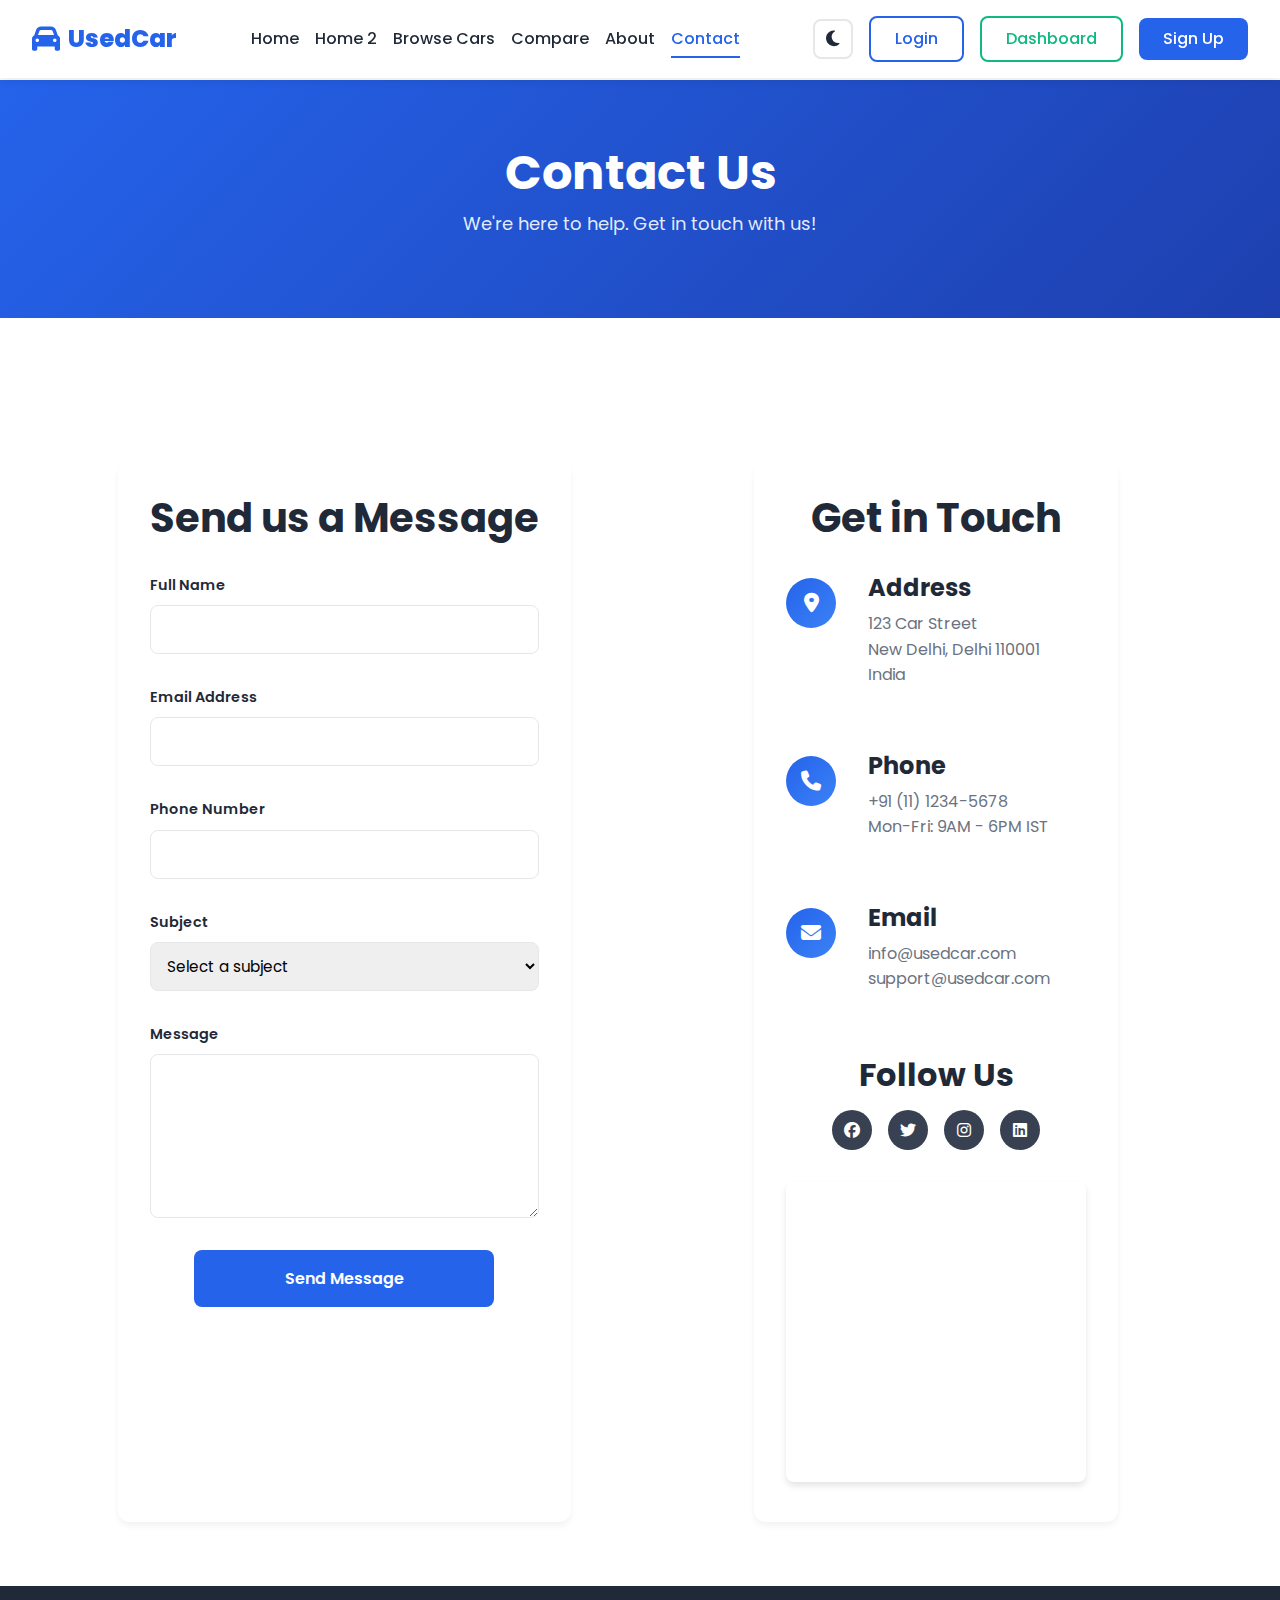
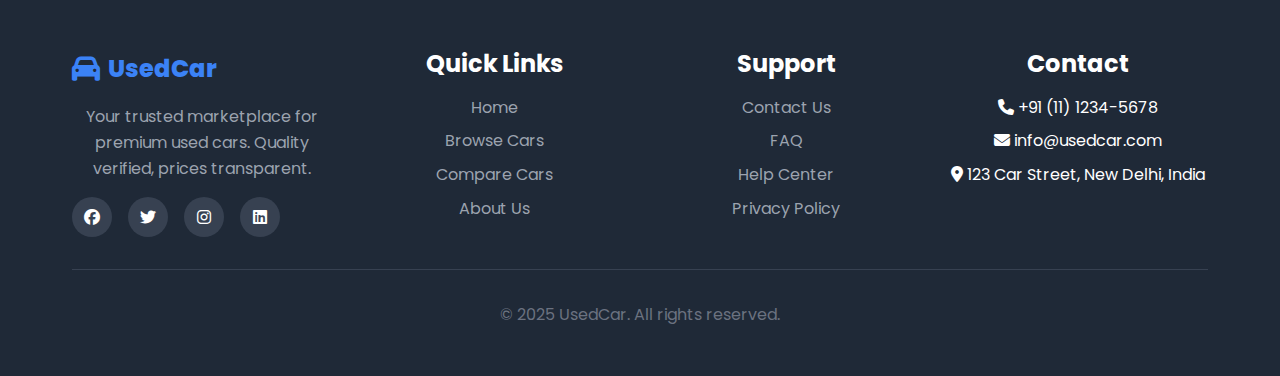
<file: contact.html>
<!DOCTYPE html>
<html lang="en">
<head>
    <meta charset="UTF-8">
    <meta name="viewport" content="width=device-width, initial-scale=1.0">
    <link rel="icon" type="image/svg+xml" href="favicon.svg">
    <title>Contact Us - UsedCar</title>
    <link rel="stylesheet" href="css/styles.css">
    <link rel="stylesheet" href="https://cdnjs.cloudflare.com/ajax/libs/font-awesome/6.4.0/css/all.min.css">
    <link rel="preconnect" href="https://fonts.googleapis.com">
    <link rel="preconnect" href="https://fonts.gstatic.com" crossorigin>
    <link href="https://fonts.googleapis.com/css2?family=Poppins:wght@300;400;500;600;700;800&display=swap" rel="stylesheet">
</head>
<body>
    <!-- Navigation -->
    <nav class="navbar" id="navbar">
        <div class="nav-container">
            <div class="nav-logo">
                <a href="index.html">
                    <i class="fas fa-car"></i>
                    <span>UsedCar</span>
                </a>
            </div>
            <ul class="nav-menu" id="navMenu">
                <li><a href="index.html">Home</a></li>
                <li><a href="home2.html">Home 2</a></li>
                <li><a href="listing.html">Browse Cars</a></li>
                <li><a href="compare.html">Compare</a></li>
                <li><a href="about.html">About</a></li>
                <li><a href="contact.html" class="active">Contact</a></li>
                <li class="nav-mobile-auth"><a href="login.html" class="btn-login mobile-login">Login</a></li>
                <li class="nav-mobile-auth"><a href="dashboard.html" class="btn-dashboard mobile-dashboard">Dashboard</a></li>
                <li class="nav-mobile-auth"><a href="signup.html" class="btn-signup mobile-signup">Sign Up</a></li>
            </ul>
            <div class="nav-auth">
                <button type="button" class="dark-mode-toggle" id="darkModeToggle" title="Toggle Dark Mode">
                    <i class="fas fa-moon" id="darkModeIcon"></i>
                </button>
                <a href="login.html" class="btn-login">Login</a>
                <a href="dashboard.html" class="btn-dashboard">Dashboard</a>
                <a href="signup.html" class="btn-signup">Sign Up</a>
            </div>
            <div class="nav-toggle-wrapper">
                <button type="button" class="dark-mode-toggle-mobile" id="darkModeToggleMobile" title="Toggle Dark Mode">
                    <i class="fas fa-moon" id="darkModeIconMobile"></i>
                </button>
                <div class="nav-toggle" id="navToggle">
                    <span></span>
                    <span></span>
                    <span></span>
                </div>
            </div>
        </div>
    </nav>

    <!-- Page Header -->
    <section class="page-header">
        <div class="container">
            <h1>Contact Us</h1>
            <p>We're here to help. Get in touch with us!</p>
        </div>
    </section>

    <!-- Contact Section -->
    <section class="contact-section">
        <div class="container">
            <div class="contact-layout">
                <!-- Contact Form -->
                <div class="contact-form-wrapper">
                    <h2>Send us a Message</h2>
                    <form id="contactForm" class="contact-form">
                        <div class="form-group">
                            <label for="contactName">Full Name</label>
                            <input type="text" id="contactName" name="name" required>
                        </div>
                        <div class="form-group">
                            <label for="contactEmail">Email Address</label>
                            <input type="email" id="contactEmail" name="email" required>
                        </div>
                        <div class="form-group">
                            <label for="contactPhone">Phone Number</label>
                            <input type="tel" id="contactPhone" name="phone">
                        </div>
                        <div class="form-group">
                            <label for="contactSubject">Subject</label>
                            <select id="contactSubject" name="subject" required>
                                <option value="">Select a subject</option>
                                <option value="general">General Inquiry</option>
                                <option value="car">Car Listing</option>
                                <option value="support">Customer Support</option>
                                <option value="partnership">Partnership</option>
                            </select>
                        </div>
                        <div class="form-group">
                            <label for="contactMessage">Message</label>
                            <textarea id="contactMessage" name="message" rows="6" required></textarea>
                        </div>
                        <button type="submit" class="btn btn-primary btn-large">Send Message</button>
                    </form>
                </div>

                <!-- Contact Info -->
                <div class="contact-info-wrapper">
                    <h2>Get in Touch</h2>
                    <div class="contact-info">
                        <div class="contact-item">
                            <div class="contact-icon">
                                <i class="fas fa-map-marker-alt"></i>
                            </div>
                            <div class="contact-details">
                                <h4>Address</h4>
                                <p>123 Car Street<br>New Delhi, Delhi 110001<br>India</p>
                            </div>
                        </div>
                        <div class="contact-item">
                            <div class="contact-icon">
                                <i class="fas fa-phone"></i>
                            </div>
                            <div class="contact-details">
                                <h4>Phone</h4>
                                <p>+91 (11) 1234-5678<br>Mon-Fri: 9AM - 6PM IST</p>
                            </div>
                        </div>
                        <div class="contact-item">
                            <div class="contact-icon">
                                <i class="fas fa-envelope"></i>
                            </div>
                            <div class="contact-details">
                                <h4>Email</h4>
                                <p>info@usedcar.com<br>support@usedcar.com</p>
                            </div>
                        </div>
                    </div>

                    <div class="contact-social">
                        <h3>Follow Us</h3>
                        <div class="social-links">
                            <a href="#"><i class="fab fa-facebook"></i></a>
                            <a href="#"><i class="fab fa-twitter"></i></a>
                            <a href="#"><i class="fab fa-instagram"></i></a>
                            <a href="#"><i class="fab fa-linkedin"></i></a>
                        </div>
                    </div>

                    <div class="contact-map">
                        <iframe 
                            src="https://www.google.com/maps/embed?pb=!1m18!1m12!1m3!1d37494223.23935493!2d68.17664529847664!3d20.593684!2m3!1f0!2f0!3f0!3m2!1i1024!2i768!4f13.1!3m3!1m2!1s0x30635ff06b92b791%3A0xd78c4fa6cc389fb1!2sIndia!5e0!3m2!1sen!2sin!4v1234567890123!5m2!1sen!2sin" 
                            width="100%" 
                            height="300" 
                            style="border:0; border-radius: 8px;" 
                            allowfullscreen="" 
                            loading="lazy" 
                            referrerpolicy="no-referrer-when-downgrade"
                            title="India Map Location">
                        </iframe>
                    </div>
                </div>
            </div>
        </div>
    </section>

    <!-- Footer -->
    <footer class="footer">
        <div class="container">
            <div class="footer-grid">
                <div class="footer-col">
                    <div class="footer-logo">
                        <i class="fas fa-car"></i>
                        <span>UsedCar</span>
                    </div>
                    <p>Your trusted marketplace for premium used cars. Quality verified, prices transparent.</p>
                    <div class="social-links">
                        <a href="#"><i class="fab fa-facebook"></i></a>
                        <a href="#"><i class="fab fa-twitter"></i></a>
                        <a href="#"><i class="fab fa-instagram"></i></a>
                        <a href="#"><i class="fab fa-linkedin"></i></a>
                    </div>
                </div>
                <div class="footer-col">
                    <h4>Quick Links</h4>
                    <ul>
                        <li><a href="index.html">Home</a></li>
                        <li><a href="listing.html">Browse Cars</a></li>
                        <li><a href="compare.html">Compare Cars</a></li>
                        <li><a href="about.html">About Us</a></li>
                    </ul>
                </div>
                <div class="footer-col">
                    <h4>Support</h4>
                    <ul>
                        <li><a href="contact.html">Contact Us</a></li>
                        <li><a href="#">FAQ</a></li>
                        <li><a href="#">Help Center</a></li>
                        <li><a href="#">Privacy Policy</a></li>
                    </ul>
                </div>
                <div class="footer-col">
                    <h4>Contact</h4>
                    <ul>
                        <li><i class="fas fa-phone"></i> +91 (11) 1234-5678</li>
                        <li><i class="fas fa-envelope"></i> info@usedcar.com</li>
                        <li><i class="fas fa-map-marker-alt"></i> 123 Car Street, New Delhi, India</li>
                    </ul>
                </div>
            </div>
            <div class="footer-bottom">
                <p>&copy; 2025 UsedCar. All rights reserved.</p>
            </div>
        </div>
    </footer>

    <script src="https://code.jquery.com/jquery-3.6.0.min.js"></script>
    <script src="js/script.js"></script>
</body>
</html>
</file>
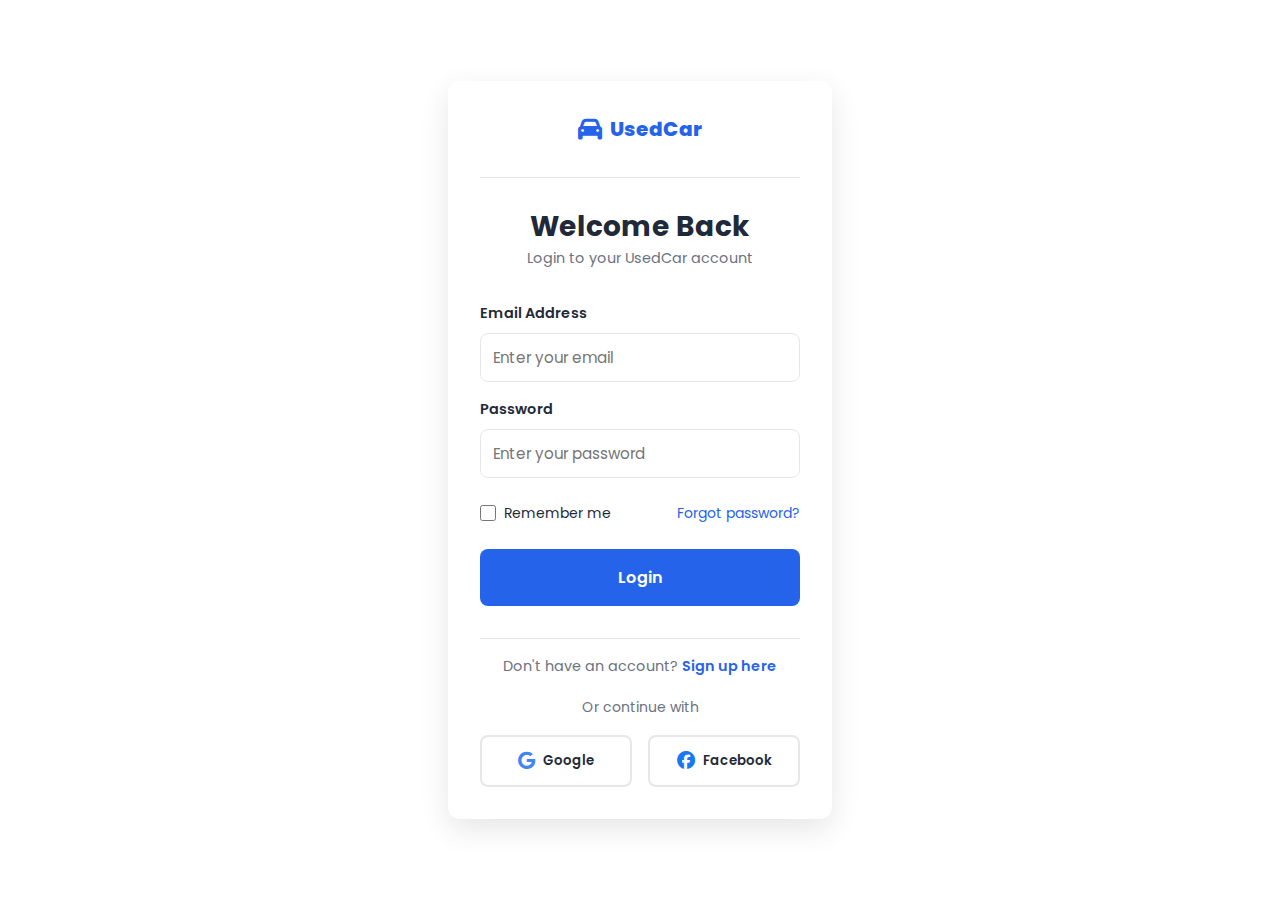
<file: login.html>
<!DOCTYPE html>
<html lang="en">
<head>
    <meta charset="UTF-8">
    <meta name="viewport" content="width=device-width, initial-scale=1.0">
    <link rel="icon" type="image/svg+xml" href="favicon.svg">
    <title>Login - UsedCar</title>
    <link rel="stylesheet" href="css/styles.css">
    <link rel="stylesheet" href="https://cdnjs.cloudflare.com/ajax/libs/font-awesome/6.4.0/css/all.min.css">
    <link rel="preconnect" href="https://fonts.googleapis.com">
    <link rel="preconnect" href="https://fonts.gstatic.com" crossorigin>
    <link href="https://fonts.googleapis.com/css2?family=Poppins:wght@300;400;500;600;700;800&display=swap" rel="stylesheet">
</head>
<body>
    <!-- Login Section -->
    <section class="auth-section">
        <div class="container">
            <div class="auth-wrapper">
                <div class="auth-card">
                    <div class="auth-logo-top">
                        <a href="index.html" class="auth-logo">
                            <i class="fas fa-car"></i>
                            <span>UsedCar</span>
                        </a>
                    </div>
                    <div class="auth-header">
                        <h2>Welcome Back</h2>
                        <p>Login to your UsedCar account</p>
                    </div>
                    <form id="loginForm" class="auth-form">
                        <div class="form-group">
                            <label for="loginEmail">Email Address</label>
                            <input type="email" id="loginEmail" name="email" placeholder="Enter your email" required>
                        </div>
                        <div class="form-group">
                            <label for="loginPassword">Password</label>
                            <input type="password" id="loginPassword" name="password" placeholder="Enter your password" required>
                        </div>
                        <div class="form-options">
                            <label class="checkbox-label">
                                <input type="checkbox" name="remember">
                                <span>Remember me</span>
                            </label>
                            <a href="#" class="forgot-link">Forgot password?</a>
                        </div>
                        <button type="submit" class="btn btn-primary btn-large btn-block">Login</button>
                    </form>
                    <div class="auth-footer">
                        <p>Don't have an account? <a href="signup.html">Sign up here</a></p>
                    </div>
                    <div class="auth-divider">
                        <span>Or continue with</span>
                    </div>
                    <div class="social-auth">
                        <button class="btn-social">
                            <i class="fab fa-google"></i> Google
                        </button>
                        <button class="btn-social">
                            <i class="fab fa-facebook"></i> Facebook
                        </button>
                    </div>
                </div>
            </div>
        </div>
    </section>


    <script src="https://code.jquery.com/jquery-3.6.0.min.js"></script>
    <script src="js/script.js"></script>
</body>
</html>
</file>
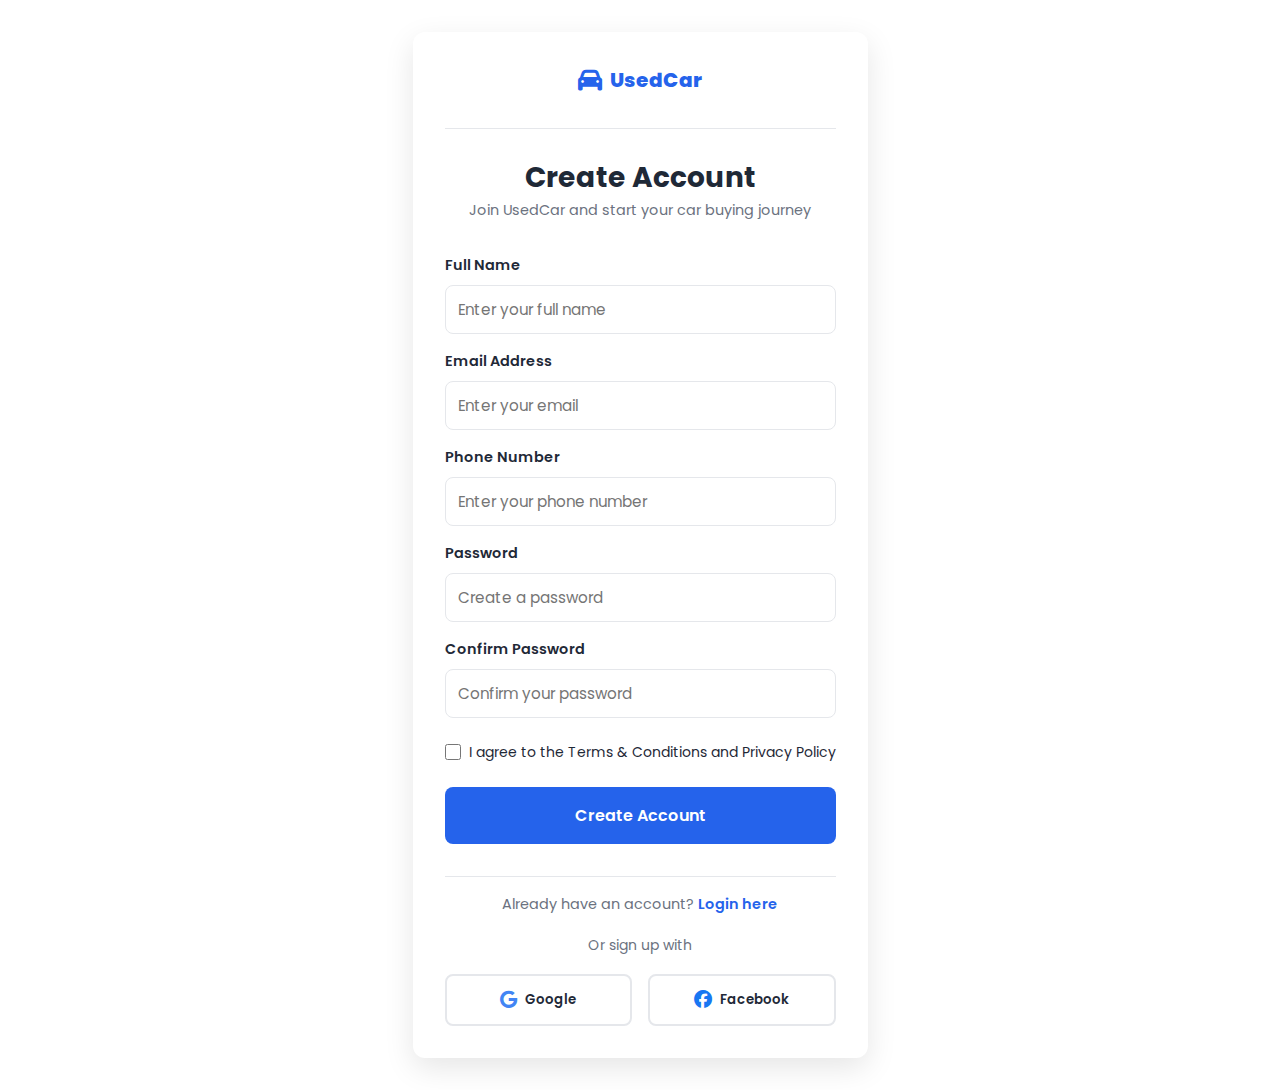
<file: signup.html>
<!DOCTYPE html>
<html lang="en">
<head>
    <meta charset="UTF-8">
    <meta name="viewport" content="width=device-width, initial-scale=1.0">
    <link rel="icon" type="image/svg+xml" href="favicon.svg">
    <title>Sign Up - UsedCar</title>
    <link rel="stylesheet" href="css/styles.css">
    <link rel="stylesheet" href="https://cdnjs.cloudflare.com/ajax/libs/font-awesome/6.4.0/css/all.min.css">
    <link rel="preconnect" href="https://fonts.googleapis.com">
    <link rel="preconnect" href="https://fonts.gstatic.com" crossorigin>
    <link href="https://fonts.googleapis.com/css2?family=Poppins:wght@300;400;500;600;700;800&display=swap" rel="stylesheet">
</head>
<body>
    <!-- Signup Section -->
    <section class="auth-section">
        <div class="container">
            <div class="auth-wrapper">
                <div class="auth-card">
                    <div class="auth-logo-top">
                        <a href="index.html" class="auth-logo">
                            <i class="fas fa-car"></i>
                            <span>UsedCar</span>
                        </a>
                    </div>
                    <div class="auth-header">
                        <h2>Create Account</h2>
                        <p>Join UsedCar and start your car buying journey</p>
                    </div>
                    <form id="signupForm" class="auth-form">
                        <div class="form-group">
                            <label for="signupName">Full Name</label>
                            <input type="text" id="signupName" name="name" placeholder="Enter your full name" required>
                        </div>
                        <div class="form-group">
                            <label for="signupEmail">Email Address</label>
                            <input type="email" id="signupEmail" name="email" placeholder="Enter your email" required>
                        </div>
                        <div class="form-group">
                            <label for="signupPhone">Phone Number</label>
                            <input type="tel" id="signupPhone" name="phone" placeholder="Enter your phone number" required>
                        </div>
                        <div class="form-group">
                            <label for="signupPassword">Password</label>
                            <input type="password" id="signupPassword" name="password" placeholder="Create a password" required>
                        </div>
                        <div class="form-group">
                            <label for="confirmPassword">Confirm Password</label>
                            <input type="password" id="confirmPassword" name="confirmPassword" placeholder="Confirm your password" required>
                        </div>
                        <div class="form-options">
                            <label class="checkbox-label">
                                <input type="checkbox" name="terms" required>
                                <span>I agree to the <a href="#">Terms & Conditions</a> and <a href="#">Privacy Policy</a></span>
                            </label>
                        </div>
                        <button type="submit" class="btn btn-primary btn-large btn-block">Create Account</button>
                    </form>
                    <div class="auth-footer">
                        <p>Already have an account? <a href="login.html">Login here</a></p>
                    </div>
                    <div class="auth-divider">
                        <span>Or sign up with</span>
                    </div>
                    <div class="social-auth">
                        <button class="btn-social">
                            <i class="fab fa-google"></i> Google
                        </button>
                        <button class="btn-social">
                            <i class="fab fa-facebook"></i> Facebook
                        </button>
                    </div>
                </div>
            </div>
        </div>
    </section>


    <script src="https://code.jquery.com/jquery-3.6.0.min.js"></script>
    <script src="js/script.js"></script>
</body>
</html>
</file>
<file: css/styles.css>
/* ============================================
   GLOBAL STYLES & RESET
   ============================================ */
* {
    margin: 0;
    padding: 0;
    box-sizing: border-box;
}

:root {
    /* Color Palette */
    --primary: #2563eb;
    --primary-dark: #1e40af;
    --primary-light: #3b82f6;
    --secondary: #10b981;
    --secondary-dark: #059669;
    --tertiary: #f59e0b;
    --tertiary-dark: #d97706;
    
    /* Neutral Colors */
    --dark: #1f2937;
    --dark-light: #374151;
    --gray: #6b7280;
    --gray-light: #9ca3af;
    --gray-lighter: #e5e7eb;
    --white: #ffffff;
    --bg-light: #f9fafb;
    
    /* Typography */
    --font-primary: 'Poppins', sans-serif;
    --font-size-base: 16px;
    
    /* Spacing */
    --spacing-xs: 0.5rem;
    --spacing-sm: 1rem;
    --spacing-md: 2rem;
    --spacing-lg: 3rem;
    --spacing-xl: 4rem;
    
    /* Transitions */
    --transition: all 0.3s ease;
}

body {
    font-family: var(--font-primary);
    font-size: var(--font-size-base);
    line-height: 1.6;
    color: var(--dark);
    background-color: var(--white);
    overflow-x: hidden;
}

.container {
    max-width: 1200px;
    margin: 0 auto;
    padding: 0 var(--spacing-md);
    text-align: center;
}

/* ============================================
   TYPOGRAPHY
   ============================================ */
h1, h2, h3, h4, h5, h6 {
    font-weight: 700;
    line-height: 1.2;
    margin-bottom: var(--spacing-sm);
}

h1 { font-size: 3rem; }
h2 { font-size: 2.5rem; }
h3 { font-size: 2rem; }
h4 { font-size: 1.5rem; }
h5 { font-size: 1.25rem; }
h6 { font-size: 1rem; }

p {
    margin-bottom: var(--spacing-sm);
    color: var(--gray);
}

a {
    text-decoration: none;
    color: inherit;
    transition: var(--transition);
}

/* ============================================
   BUTTONS
   ============================================ */
.btn {
    display: inline-block;
    padding: 0.875rem 2rem;
    font-size: 1rem;
    font-weight: 600;
    text-align: center;
    border: none;
    border-radius: 8px;
    cursor: pointer;
    transition: var(--transition);
    text-decoration: none;
    font-family: var(--font-primary);
}

.btn-primary {
    background-color: var(--primary);
    color: var(--white);
}

.btn-primary:hover {
    background-color: var(--primary-dark);
    transform: translateY(-2px);
    box-shadow: 0 10px 20px rgba(37, 99, 235, 0.3);
}

.btn-secondary {
    background-color: var(--secondary);
    color: var(--white);
}

.btn-secondary:hover {
    background-color: var(--secondary-dark);
    transform: translateY(-2px);
    box-shadow: 0 10px 20px rgba(16, 185, 129, 0.3);
}

.btn-outline {
    background-color: transparent;
    color: var(--primary);
    border: 2px solid var(--primary);
}

.btn-outline:hover {
    background-color: var(--primary);
    color: var(--white);
}

.btn-large {
    padding: 1rem 2.5rem;
    font-size: 1rem;
}

.btn-block {
    width: 100%;
}

.btn-login {
    padding: 0.5rem 1.5rem;
    background-color: transparent;
    color: var(--primary);
    border: 2px solid var(--primary);
    border-radius: 8px;
    font-weight: 500;
    transition: var(--transition);
}

.btn-login:hover {
    background-color: var(--primary);
    color: var(--white);
    transform: translateY(-2px);
    box-shadow: 0 4px 8px rgba(37, 99, 235, 0.2);
}

.btn-dashboard {
    padding: 0.5rem 1.5rem;
    background-color: transparent;
    color: var(--secondary);
    border: 2px solid var(--secondary);
    border-radius: 8px;
    font-weight: 500;
    transition: var(--transition);
}

.btn-dashboard:hover {
    background-color: var(--secondary);
    color: var(--white);
    transform: translateY(-2px);
    box-shadow: 0 4px 8px rgba(16, 185, 129, 0.2);
}

.btn-signup {
    padding: 0.5rem 1.5rem;
    background-color: var(--primary);
    color: var(--white);
    border-radius: 8px;
    font-weight: 500;
}

.btn-signup:hover {
    background-color: var(--primary-dark);
}

/* ============================================
   NAVIGATION
   ============================================ */
.navbar {
    position: fixed;
    top: 0;
    left: 0;
    right: 0;
    background-color: var(--white);
    box-shadow: 0 2px 10px rgba(0, 0, 0, 0.1);
    z-index: 1000;
    transition: var(--transition);
}

.navbar.scrolled {
    box-shadow: 0 4px 20px rgba(0, 0, 0, 0.15);
}

.nav-container {
    max-width: 1400px;
    margin: 0 auto;
    padding: 1rem var(--spacing-md);
    display: flex;
    justify-content: space-between;
    align-items: center;
}

.nav-logo a {
    display: flex;
    align-items: center;
    gap: 0.5rem;
    font-size: 1.5rem;
    font-weight: 800;
    color: var(--primary);
}

.nav-logo i {
    font-size: 1.75rem;
}

.nav-menu {
    display: flex;
    list-style: none;
    gap: 1rem;
    align-items: center;
}

.nav-menu a {
    font-weight: 500;
    color: var(--dark);
    padding: 0.5rem 0;
    position: relative;
}

.nav-menu a:hover,
.nav-menu a.active {
    color: var(--primary);
}

.nav-menu a.active::after {
    content: '';
    position: absolute;
    bottom: 0;
    left: 0;
    right: 0;
    height: 2px;
    background-color: var(--primary);
}

/* Mobile auth items - hidden on desktop */
.nav-mobile-auth {
    display: none;
}

.nav-mobile-auth {
    text-align: center;
}

.nav-mobile-auth .mobile-login,
.nav-mobile-auth .mobile-signup {
    display: block;
    width: auto;
    max-width: 180px;
    min-width: 150px;
    padding: 0.5rem 0.875rem;
    text-align: center;
    border-radius: 8px;
    font-weight: 500;
    transition: var(--transition);
    font-size: 0.875rem;
    margin: 0 auto;
}

.nav-mobile-auth .mobile-login {
    color: var(--primary);
    border: 2px solid var(--primary);
    background-color: transparent;
}

.nav-mobile-auth .mobile-login:hover {
    background-color: var(--primary);
    color: var(--white);
}

.nav-mobile-auth .mobile-dashboard {
    display: block;
    width: auto;
    max-width: 200px;
    min-width: 170px;
    padding: 0.625rem 1.25rem;
    text-align: center;
    border-radius: 8px;
    font-weight: 500;
    transition: var(--transition);
    font-size: 0.9375rem;
    margin: 0 auto;
    letter-spacing: 0.02em;
    color: var(--secondary);
    border: 2px solid var(--secondary);
    background-color: transparent;
}

.nav-mobile-auth .mobile-dashboard:hover {
    background-color: var(--secondary);
    color: var(--white);
    transform: translateY(-1px);
    box-shadow: 0 2px 6px rgba(16, 185, 129, 0.25);
}

.nav-mobile-auth .mobile-signup {
    background-color: var(--primary);
    color: var(--white);
}

.nav-mobile-auth .mobile-signup:hover {
    background-color: var(--primary-dark);
}

.nav-auth {
    display: flex;
    gap: var(--spacing-sm);
    align-items: center;
}

.dark-mode-toggle {
    background: transparent;
    border: 2px solid var(--gray-lighter);
    border-radius: 8px;
    width: 40px;
    height: 40px;
    display: flex;
    align-items: center;
    justify-content: center;
    cursor: pointer;
    transition: var(--transition);
    color: var(--dark);
    font-size: 1.125rem;
}

.dark-mode-toggle:hover {
    border-color: var(--primary);
    color: var(--primary);
    background-color: var(--bg-light);
}

.nav-toggle-wrapper {
    display: none;
    align-items: center;
    gap: 0.75rem;
    flex-shrink: 0;
}

.nav-toggle {
    display: flex;
    flex-direction: column;
    cursor: pointer;
    gap: 4px;
}

.nav-toggle span {
    width: 25px;
    height: 3px;
    background-color: var(--dark);
    border-radius: 2px;
    transition: var(--transition);
}

.dark-mode-toggle-mobile {
    display: flex;
    align-items: center;
    justify-content: center;
    background: transparent;
    border: 2px solid var(--gray-lighter);
    border-radius: 8px;
    width: 40px;
    height: 40px;
    cursor: pointer;
    transition: var(--transition);
    color: var(--dark);
    font-size: 1.125rem;
    padding: 0;
}

.dark-mode-toggle-mobile:hover {
    border-color: var(--primary);
    color: var(--primary);
    background-color: var(--bg-light);
}

/* ============================================
   HERO SECTION
   ============================================ */
.hero {
    position: relative;
    min-height: 90vh;
    display: flex;
    align-items: center;
    justify-content: center;
    margin-top: 80px;
    overflow: hidden;
}

.hero-overlay {
    position: absolute;
    top: 0;
    left: 0;
    right: 0;
    bottom: 0;
    background: linear-gradient(135deg, rgba(37, 99, 235, 0.9) 0%, rgba(16, 185, 129, 0.8) 100%);
    z-index: 1;
}

.hero-image {
    position: absolute;
    top: 0;
    left: 0;
    right: 0;
    bottom: 0;
    z-index: 0;
}

.hero-image img {
    width: 100%;
    height: 100%;
    object-fit: cover;
}

.hero-content {
    position: relative;
    z-index: 2;
    text-align: center;
    color: var(--white);
    padding: var(--spacing-xl) var(--spacing-md);
    max-width: 800px;
}

.hero-title {
    font-size: 4rem;
    font-weight: 800;
    margin-bottom: var(--spacing-sm);
    color: var(--white);
}

.hero-title .highlight {
    color: var(--tertiary);
}

.hero-subtitle {
    font-size: 1.5rem;
    margin-bottom: var(--spacing-lg);
    color: rgba(255, 255, 255, 0.95);
}

.hero-buttons {
    display: flex;
    gap: var(--spacing-sm);
    justify-content: center;
    flex-wrap: wrap;
}

/* ============================================
   SECTIONS
   ============================================ */
section {
    padding: var(--spacing-xl) 0;
}

.section-header {
    text-align: center;
    margin-bottom: var(--spacing-lg);
}

.section-header h2 {
    color: var(--dark);
    margin-bottom: var(--spacing-xs);
}

.section-header p {
    font-size: 1.125rem;
    color: var(--gray);
}

.section-footer {
    text-align: center;
    margin-top: var(--spacing-lg);
}

/* ============================================
   FEATURES SECTION
   ============================================ */
.features {
    background-color: var(--bg-light);
}

body.dark-mode .features {
    background-color: #0f172a;
}

body.dark-mode .features .section-header h2,
body.dark-mode .features .section-header p {
    color: #ffffff !important;
}

.features-grid {
    display: grid;
    grid-template-columns: repeat(auto-fit, minmax(250px, 1fr));
    gap: var(--spacing-md);
    align-items: stretch;
}

.feature-card {
    background-color: var(--white);
    padding: var(--spacing-md);
    border-radius: 12px;
    text-align: center;
    box-shadow: 0 4px 6px rgba(0, 0, 0, 0.05);
    transition: var(--transition);
    display: flex;
    flex-direction: column;
    height: 100%;
    align-items: center;
}

.feature-card h3 {
    text-align: center;
}

.feature-card p {
    text-align: center;
}

.feature-card:hover {
    transform: translateY(-5px);
    box-shadow: 0 10px 25px rgba(0, 0, 0, 0.1);
}

.feature-icon {
    width: 80px;
    height: 80px;
    margin: 0 auto var(--spacing-sm);
    background: linear-gradient(135deg, var(--primary), var(--primary-light));
    border-radius: 50%;
    display: flex;
    align-items: center;
    justify-content: center;
    color: var(--white);
    font-size: 2rem;
}

.feature-card h3 {
    color: var(--dark);
    margin-bottom: var(--spacing-xs);
}

/* ============================================
   CAR CARDS
   ============================================ */
.cars-grid {
    display: grid;
    grid-template-columns: repeat(auto-fill, minmax(280px, 1fr));
    gap: var(--spacing-md);
}

.car-card {
    background-color: var(--white);
    border-radius: 12px;
    overflow: hidden;
    box-shadow: 0 4px 6px rgba(0, 0, 0, 0.05);
    transition: var(--transition);
    display: flex;
    flex-direction: column;
    height: 100%;
}

.car-card:hover {
    transform: translateY(-5px);
    box-shadow: 0 10px 25px rgba(0, 0, 0, 0.15);
}

.car-image {
    position: relative;
    width: 100%;
    height: 200px;
    overflow: hidden;
}

.car-image img {
    width: 100%;
    height: 100%;
    object-fit: cover;
    transition: var(--transition);
}

.car-card:hover .car-image img {
    transform: scale(1.1);
}

.car-badge {
    position: absolute;
    top: 1rem;
    right: 1rem;
    background-color: var(--tertiary);
    color: var(--white);
    padding: 0.25rem 0.75rem;
    border-radius: 20px;
    font-size: 0.75rem;
    font-weight: 600;
}

.car-info {
    padding: var(--spacing-md);
    display: flex;
    flex-direction: column;
    flex: 1;
    text-align: center;
}

.car-info h3 {
    text-align: center;
}

.car-info .car-specs {
    text-align: center;
}

.car-info .car-price {
    text-align: center;
}

.car-info .car-actions {
    margin-top: auto;
    padding-top: var(--spacing-sm);
    justify-content: center;
}

.car-info h3 {
    color: var(--dark);
    margin-bottom: var(--spacing-xs);
}

.car-specs {
    color: var(--gray);
    font-size: 0.9rem;
    margin-bottom: var(--spacing-sm);
}

.car-price {
    font-size: 1.5rem;
    font-weight: 700;
    color: var(--primary);
    margin-bottom: var(--spacing-sm);
}

.car-actions {
    display: flex;
    gap: var(--spacing-sm);
    align-items: center;
    flex-wrap: nowrap;
    width: 100%;
    justify-content: stretch;
}

.car-actions .btn {
    flex: 1 1 0;
    min-width: 0;
    text-align: center;
    white-space: nowrap;
    padding: 0.875rem 1rem;
    width: 100%;
}

.car-actions .btn-icon {
    flex: 0 0 auto;
    width: 40px;
    min-width: 40px;
}

/* ============================================
   STATS SECTION
   ============================================ */
.stats {
    background: linear-gradient(135deg, var(--primary), var(--primary-dark));
    color: var(--white);
}

body.dark-mode .stats {
    background: linear-gradient(135deg, #1e40af, #1e3a8a);
    color: #ffffff !important;
}

body.dark-mode .stats *,
body.dark-mode .stats .stat-item,
body.dark-mode .stats .stat-item * {
    color: #ffffff !important;
}

body.dark-mode .stats .stat-number {
    color: #ffffff !important;
}

body.dark-mode .stats .stat-label {
    color: #ffffff !important;
    opacity: 0.95;
}

/* Force white color for all stat labels in stats section */
body.dark-mode .stats-grid .stat-item .stat-label,
body.dark-mode .stats .stat-label {
    color: #ffffff !important;
}

.stats-grid {
    display: grid;
    grid-template-columns: repeat(auto-fit, minmax(200px, 1fr));
    gap: var(--spacing-md);
    text-align: center;
}

.stat-item {
    padding: var(--spacing-md);
}

.stat-number {
    font-size: 3rem;
    font-weight: 800;
    margin-bottom: var(--spacing-xs);
    color: var(--white);
}

.stat-label {
    font-size: 1.125rem;
    opacity: 0.9;
    color: var(--white);
}

/* ============================================
   CTA SECTION
   ============================================ */
.cta-section {
    background: linear-gradient(135deg, var(--secondary), var(--secondary-dark));
    color: var(--white);
    text-align: center;
}

.cta-content h2 {
    color: var(--white);
    margin-bottom: var(--spacing-sm);
}

.cta-content p {
    color: rgba(255, 255, 255, 0.95);
    font-size: 1.125rem;
    margin-bottom: var(--spacing-md);
}

/* ============================================
   FOOTER
   ============================================ */
.footer {
    background-color: var(--dark);
    color: var(--white);
    padding: var(--spacing-xl) 0 var(--spacing-md);
}

.footer-grid {
    display: grid;
    grid-template-columns: repeat(auto-fit, minmax(250px, 1fr));
    gap: var(--spacing-md);
    margin-bottom: var(--spacing-md);
}

.footer-logo {
    display: flex;
    align-items: center;
    gap: 0.5rem;
    font-size: 1.5rem;
    font-weight: 800;
    margin-bottom: var(--spacing-sm);
    color: var(--primary-light);
}

.footer-logo i {
    font-size: 1.75rem;
}

.footer-col p {
    color: var(--gray-light);
    margin-bottom: var(--spacing-sm);
}

.footer-col h4 {
    color: var(--white);
    margin-bottom: var(--spacing-sm);
}

.footer-col ul {
    list-style: none;
}

.footer-col ul li {
    margin-bottom: var(--spacing-xs);
}

.footer-col ul li a {
    color: var(--gray-light);
    transition: var(--transition);
}

.footer-col ul li a:hover {
    color: var(--primary-light);
}

.social-links {
    display: flex;
    gap: var(--spacing-sm);
    margin-top: var(--spacing-sm);
}

.social-links a {
    width: 40px;
    height: 40px;
    background-color: var(--dark-light);
    border-radius: 50%;
    display: flex;
    align-items: center;
    justify-content: center;
    color: var(--white);
    transition: var(--transition);
}

.social-links a:hover {
    background-color: var(--primary);
    transform: translateY(-3px);
}

.footer-bottom {
    text-align: center;
    padding-top: var(--spacing-md);
    border-top: 1px solid var(--dark-light);
    color: var(--gray-light);
}

/* ============================================
   RESPONSIVE DESIGN
   ============================================ */

/* Tablet view */
@media (max-width: 1024px) {
    .nav-container {
        padding: 1rem var(--spacing-sm);
        position: relative;
        width: 100%;
        box-sizing: border-box;
        align-items: center;
        justify-content: space-between;
    }

    .nav-menu {
        position: fixed;
        left: -100%;
        top: 70px;
        flex-direction: column;
        background-color: var(--white);
        width: 100%;
        text-align: center;
        transition: 0.3s;
        box-shadow: 0 10px 27px rgba(0, 0, 0, 0.05);
        padding: 1rem 0;
        z-index: 999;
        gap: 0;
        margin: 0;
        height: calc(100vh - 70px);
        overflow-y: auto;
    }

    .nav-menu li {
        padding: 0.4rem 0;
        width: 100%;
        margin: 0;
        display: block;
    }

    .nav-menu.active {
        left: 0;
    }

    .nav-auth {
        display: none !important;
    }

    /* Show mobile auth items in hamburger menu on tablets */
    .nav-mobile-auth {
        display: block !important;
        width: 100%;
        padding: 0.6rem var(--spacing-md);
        margin: 0;
        text-align: center;
    }

    .nav-mobile-auth .mobile-login,
    .nav-mobile-auth .mobile-signup {
        width: auto;
        max-width: 180px;
        min-width: 150px;
        margin: 0 auto;
        font-size: 0.875rem;
        padding: 0.5rem 0.875rem;
    }

    .nav-mobile-auth .mobile-dashboard {
        width: auto;
        max-width: 200px;
        min-width: 170px;
        margin: 0 auto;
        font-size: 0.9375rem;
        padding: 0.625rem 1.25rem;
        letter-spacing: 0.02em;
    }

    .nav-toggle-wrapper {
        display: flex !important;
        order: 3;
        margin-left: auto;
    }

    .nav-logo {
        order: 1;
        flex: 0 0 auto;
    }
}

@media (max-width: 768px) {
    .nav-menu {
        position: fixed;
        left: -100%;
        top: 70px;
        flex-direction: column;
        background-color: var(--white);
        width: 100%;
        text-align: center;
        transition: 0.3s;
        box-shadow: 0 10px 27px rgba(0, 0, 0, 0.05);
        padding: 1rem 0;
        gap: 0;
    }

    .nav-menu li {
        padding: 0.4rem 0;
    }

    .nav-menu.active {
        left: 0;
    }

    .nav-auth {
        display: none;
    }

    /* Show mobile auth items in hamburger menu */
    .nav-mobile-auth {
        display: block !important;
        width: 100%;
        padding: 0.6rem var(--spacing-md);
        text-align: center;
    }

    .nav-mobile-auth .mobile-login,
    .nav-mobile-auth .mobile-signup {
        width: auto;
        max-width: 180px;
        min-width: 150px;
        margin: 0 auto;
        font-size: 0.875rem;
        padding: 0.5rem 0.875rem;
    }

    .nav-mobile-auth .mobile-dashboard {
        width: auto;
        max-width: 200px;
        min-width: 170px;
        margin: 0 auto;
        font-size: 0.9375rem;
        padding: 0.625rem 1.25rem;
        letter-spacing: 0.02em;
    }

    .nav-toggle-wrapper {
        display: flex;
    }

    .hero-title {
        font-size: 2.5rem;
    }

    .hero-subtitle {
        font-size: 1.125rem;
    }

    h1 { font-size: 2rem; }
    h2 { font-size: 1.75rem; }
    h3 { font-size: 1.5rem; }

    .hero-buttons {
        flex-direction: column;
        align-items: center;
    }

    .btn {
        width: 100%;
        max-width: 300px;
    }
}

@media (max-width: 480px) {
    .container {
        padding: 0 var(--spacing-sm);
    }

    .hero-title {
        font-size: 2rem;
    }

    .cars-grid {
        grid-template-columns: 1fr;
    }

    .features-grid {
        grid-template-columns: 1fr;
    }
}

/* ============================================
   PAGE HEADER
   ============================================ */
.page-header {
    background: linear-gradient(135deg, var(--primary), var(--primary-dark));
    color: var(--white);
    padding: var(--spacing-xl) 0;
    margin-top: 80px;
    text-align: center;
}

.page-header h1 {
    color: var(--white);
    margin-bottom: var(--spacing-xs);
}

.page-header p {
    color: rgba(255, 255, 255, 0.9);
    font-size: 1.125rem;
}

/* ============================================
   MARKETPLACE HERO
   ============================================ */
.marketplace-hero {
    background: linear-gradient(135deg, rgba(37, 99, 235, 0.95), rgba(16, 185, 129, 0.9)), url('https://images.unsplash.com/photo-1492144534655-ae79c964c9d7?w=1920&q=80');
    background-size: cover;
    background-position: center;
    padding: var(--spacing-xl) 0;
    margin-top: 80px;
    text-align: center;
    color: var(--white);
}

.marketplace-hero-content h1 {
    color: var(--white);
    font-size: 3rem;
    margin-bottom: var(--spacing-sm);
}

.marketplace-hero-content p {
    color: rgba(255, 255, 255, 0.95);
    font-size: 1.25rem;
    margin-bottom: var(--spacing-md);
}

.search-bar {
    display: flex;
    max-width: 600px;
    margin: 0 auto;
    gap: var(--spacing-sm);
}

.search-bar input {
    flex: 1;
    padding: 1rem;
    border: none;
    border-radius: 8px;
    font-size: 1rem;
}

.search-bar button {
    padding: 1rem 2rem;
}

/* ============================================
   FILTER CATEGORIES
   ============================================ */
.quick-filters {
    padding: var(--spacing-xl) 0;
}

.quick-filters h3 {
    margin-bottom: var(--spacing-md);
}

.filter-categories {
    display: grid;
    grid-template-columns: repeat(auto-fit, minmax(250px, 1fr));
    gap: var(--spacing-md);
    align-items: stretch;
}

.filter-category-card {
    position: relative;
    height: 300px;
    border-radius: 12px;
    overflow: hidden;
    cursor: pointer;
    display: flex;
    flex-direction: column;
}

.filter-category-card img {
    width: 100%;
    height: 100%;
    object-fit: cover;
    transition: var(--transition);
}

.filter-category-card:hover img {
    transform: scale(1.1);
}

.category-overlay {
    position: absolute;
    bottom: 0;
    left: 0;
    right: 0;
    background: linear-gradient(to top, rgba(0, 0, 0, 0.8), transparent);
    padding: var(--spacing-md);
    color: var(--white);
    display: flex;
    flex-direction: column;
}

.category-overlay h4 {
    color: var(--white);
    margin-bottom: var(--spacing-xs);
}

.category-overlay p {
    color: rgba(255, 255, 255, 0.9);
    margin-bottom: var(--spacing-sm);
}

.category-overlay .btn {
    width: 100%;
    margin-top: auto;
    align-self: stretch;
}

/* ============================================
   PRICE RANGE SECTION
   ============================================ */
.price-range-section {
    background-color: var(--bg-light);
    padding: var(--spacing-xl) 0;
}

body.dark-mode .price-range-section {
    background-color: #0f172a;
}

body.dark-mode .price-range-section .section-header h2,
body.dark-mode .price-range-section .section-header p {
    color: #ffffff !important;
}

.price-range-grid {
    display: grid;
    grid-template-columns: repeat(auto-fit, minmax(250px, 1fr));
    gap: var(--spacing-md);
    align-items: stretch;
}

.price-range-card {
    background-color: var(--white);
    padding: var(--spacing-md);
    border-radius: 12px;
    text-align: center;
    box-shadow: 0 4px 6px rgba(0, 0, 0, 0.05);
    transition: var(--transition);
    display: flex;
    flex-direction: column;
    height: 100%;
    align-items: center;
}

.price-range-card:hover {
    transform: translateY(-5px);
    box-shadow: 0 10px 25px rgba(0, 0, 0, 0.1);
}

.price-range-card h3 {
    color: var(--primary);
    margin-bottom: var(--spacing-xs);
    text-align: center;
}

.price-range-card p {
    text-align: center;
}

.price-count {
    font-size: 1.25rem;
    font-weight: 600;
    color: var(--gray);
    margin: var(--spacing-sm) 0;
    text-align: center;
}

.price-range-card .btn {
    width: 100%;
    margin-top: auto;
}

/* ============================================
   WHY CHOOSE SECTION
   ============================================ */
.why-choose {
    padding: var(--spacing-xl) 0;
}

body.dark-mode .why-choose {
    background-color: #0f172a;
}

body.dark-mode .why-choose .section-header h2,
body.dark-mode .why-choose .section-header p {
    color: #ffffff !important;
}

.why-choose-content {
    display: grid;
    grid-template-columns: 1fr 1fr;
    gap: var(--spacing-lg);
    align-items: stretch;
    justify-items: center;
}

.why-choose-text {
    text-align: center;
    width: 100%;
    max-width: 100%;
    margin: 0 auto;
    display: flex;
    flex-direction: column;
    justify-content: center;
    min-height: 100%;
}

.why-choose-text h2 {
    margin-bottom: var(--spacing-md);
    text-align: center;
    width: 100%;
}

.benefits-text {
    text-align: center;
}

.benefits-text h2 {
    text-align: center;
}

.why-item {
    display: flex;
    flex-direction: column;
    gap: var(--spacing-sm);
    margin-bottom: var(--spacing-md);
    align-items: center;
    justify-content: center;
    text-align: center;
    width: 100%;
    max-width: 100%;
}

.why-item > div {
    text-align: center;
    width: 100%;
    display: flex;
    flex-direction: column;
    align-items: center;
}

.why-item h4 {
    text-align: center;
    width: 100%;
}

.why-item p {
    text-align: center;
    width: 100%;
    max-width: 600px;
    margin: 0 auto;
}

.why-item i {
    color: var(--secondary);
    font-size: 1.5rem;
    margin-bottom: 0.5rem;
    display: block;
}

.why-item h4 {
    margin-bottom: var(--spacing-xs);
}

.why-choose-image {
    width: 100%;
    height: 100%;
    display: flex;
    align-items: stretch;
    justify-content: center;
}

.why-choose-image img {
    width: 100%;
    height: 100%;
    object-fit: cover;
    border-radius: 12px;
}

.why-choose-text .intro-text {
    font-size: 1.125rem;
    color: var(--gray);
    margin-bottom: var(--spacing-md);
    text-align: center;
    width: 100%;
    max-width: 100%;
}

/* ============================================
   POPULAR BRANDS SECTION
   ============================================ */
.popular-brands {
    background-color: var(--bg-light);
    padding: var(--spacing-xl) 0;
}

body.dark-mode .popular-brands {
    background-color: #0f172a;
}

body.dark-mode .popular-brands .section-header h2,
body.dark-mode .popular-brands .section-header p {
    color: #ffffff !important;
}

.brands-grid {
    display: grid;
    grid-template-columns: repeat(auto-fit, minmax(250px, 1fr));
    gap: var(--spacing-md);
    align-items: stretch;
}

.brand-card {
    background-color: var(--white);
    padding: var(--spacing-md);
    border-radius: 12px;
    text-align: center;
    box-shadow: 0 4px 6px rgba(0, 0, 0, 0.05);
    transition: var(--transition);
    display: flex;
    flex-direction: column;
    height: 100%;
    align-items: center;
}

.brand-card h4 {
    text-align: center;
}

.brand-card p {
    text-align: center;
}

.brand-card:hover {
    transform: translateY(-5px);
    box-shadow: 0 10px 25px rgba(0, 0, 0, 0.1);
}

.brand-card img {
    width: 100%;
    height: 150px;
    object-fit: cover;
    border-radius: 8px;
    margin-bottom: var(--spacing-sm);
}

.brand-card h4 {
    margin-bottom: var(--spacing-xs);
    color: var(--dark);
}

.brand-card p {
    color: var(--gray);
    margin-bottom: var(--spacing-sm);
    font-size: 0.9rem;
}

.brand-card .btn {
    width: 100%;
    margin-top: auto;
}

/* ============================================
   LISTINGS PAGE
   ============================================ */
.listings-section {
    padding: var(--spacing-xl) 0;
}

.listings-layout {
    display: grid;
    grid-template-columns: 300px 1fr;
    gap: var(--spacing-lg);
}

/* Filter Toggle Button */
.filter-toggle-btn {
    display: none;
    align-items: center;
    gap: 0.5rem;
    padding: 0.75rem 1.5rem;
    background-color: var(--primary);
    color: var(--white);
    border: none;
    border-radius: 8px;
    font-weight: 600;
    cursor: pointer;
    margin-bottom: var(--spacing-md);
    transition: var(--transition);
    font-family: var(--font-primary);
    font-size: 1rem;
}

.filter-toggle-btn:hover {
    background-color: var(--primary-dark);
    transform: translateY(-2px);
    box-shadow: 0 4px 8px rgba(37, 99, 235, 0.2);
}

.filter-toggle-btn i {
    font-size: 1rem;
}

.filter-toggle-btn-inline {
    display: none;
    align-items: center;
    gap: 0.5rem;
    padding: 0.5rem 1rem;
    background-color: var(--primary);
    color: var(--white);
    border: none;
    border-radius: 8px;
    font-weight: 600;
    cursor: pointer;
    transition: var(--transition);
    font-family: var(--font-primary);
    font-size: 0.875rem;
}

.filter-toggle-btn-inline:hover {
    background-color: var(--primary-dark);
}

.filter-toggle-btn-inline i {
    font-size: 0.875rem;
}

/* Filter Overlay */
.filter-overlay {
    display: none;
    position: fixed;
    top: 0;
    left: 0;
    right: 0;
    bottom: 0;
    background-color: rgba(0, 0, 0, 0.5);
    z-index: 998;
    opacity: 0;
    transition: opacity 0.3s ease;
}

.filter-overlay.active {
    display: block;
    opacity: 1;
}

.filters-sidebar {
    background-color: var(--bg-light);
    padding: var(--spacing-md);
    border-radius: 12px;
    height: fit-content;
    position: sticky;
    top: 100px;
    transition: var(--transition);
}

.filters-header {
    display: flex;
    justify-content: space-between;
    align-items: center;
    margin-bottom: var(--spacing-md);
}

.filters-header h3 {
    margin-bottom: 0;
}

.filter-close-btn {
    display: none;
    background: transparent;
    border: none;
    color: var(--dark);
    font-size: 1.5rem;
    cursor: pointer;
    padding: 0.25rem;
    transition: var(--transition);
    width: 32px;
    height: 32px;
    align-items: center;
    justify-content: center;
    border-radius: 4px;
}

.filter-close-btn:hover {
    background-color: var(--gray-lighter);
    color: var(--primary);
}

.filters-sidebar h3 {
    margin-bottom: var(--spacing-md);
}

.filter-group {
    margin-bottom: var(--spacing-md);
}

.filter-group label {
    display: block;
    font-weight: 600;
    margin-bottom: var(--spacing-xs);
    color: var(--dark);
}

.filter-select,
.filter-input {
    width: 100%;
    padding: 0.75rem;
    border: 1px solid var(--gray-lighter);
    border-radius: 8px;
    font-family: var(--font-primary);
    font-size: 1rem;
}

.price-inputs {
    display: flex;
    gap: var(--spacing-xs);
    align-items: center;
}

.price-inputs input {
    flex: 1;
}

.btn-block {
    width: 100%;
    margin-bottom: var(--spacing-sm);
}

.listings-content {
    min-height: 500px;
}

.listings-header {
    display: flex;
    justify-content: space-between;
    align-items: center;
    margin-bottom: var(--spacing-md);
    gap: var(--spacing-sm);
    flex-wrap: wrap;
}

.sort-options {
    display: flex;
    align-items: center;
    gap: var(--spacing-sm);
}

.sort-select {
    padding: 0.5rem 1rem;
    border: 1px solid var(--gray-lighter);
    border-radius: 8px;
}

.no-results {
    text-align: center;
    padding: var(--spacing-xl);
    color: var(--gray);
}

/* ============================================
   CAR DETAILS PAGE
   ============================================ */
.car-details-section {
    padding: var(--spacing-xl) 0;
    margin-top: 80px;
}

.details-layout {
    display: grid;
    grid-template-columns: 1fr 1fr;
    gap: var(--spacing-lg);
    margin-bottom: var(--spacing-lg);
}

.details-gallery {
    position: sticky;
    top: 100px;
    height: fit-content;
}

.main-image {
    width: 100%;
    height: 400px;
    border-radius: 12px;
    overflow: hidden;
    margin-bottom: var(--spacing-sm);
}

.main-image img {
    width: 100%;
    height: 100%;
    object-fit: cover;
}

.image-thumbnails {
    display: grid;
    grid-template-columns: repeat(4, 1fr);
    gap: var(--spacing-xs);
}

.image-thumbnails img {
    width: 100%;
    height: 80px;
    object-fit: cover;
    border-radius: 8px;
    cursor: pointer;
    border: 2px solid transparent;
    transition: var(--transition);
}

.image-thumbnails img:hover {
    border-color: var(--primary);
}

.details-info {
    padding: var(--spacing-md);
}

.details-header {
    display: flex;
    justify-content: space-between;
    align-items: center;
    margin-bottom: var(--spacing-sm);
}

.details-price {
    font-size: 2.5rem;
    font-weight: 800;
    color: var(--primary);
    margin-bottom: var(--spacing-md);
}

.details-specs-grid {
    display: grid;
    grid-template-columns: repeat(2, 1fr);
    gap: var(--spacing-md);
    margin-bottom: var(--spacing-md);
    padding: var(--spacing-md);
    background-color: var(--bg-light);
    border-radius: 12px;
}

.spec-item {
    display: flex;
    gap: var(--spacing-sm);
    align-items: center;
}

.spec-item i {
    color: var(--primary);
    font-size: 1.5rem;
}

.spec-label {
    display: block;
    font-size: 0.875rem;
    color: var(--gray);
}

.spec-value {
    display: block;
    font-weight: 600;
    color: var(--dark);
}

.details-actions {
    display: flex;
    gap: var(--spacing-sm);
    margin-bottom: var(--spacing-md);
    flex-wrap: wrap;
}

.btn-icon-large {
    width: 50px;
    height: 50px;
    border: 2px solid var(--gray-lighter);
    background: transparent;
    border-radius: 8px;
    display: flex;
    align-items: center;
    justify-content: center;
    cursor: pointer;
    transition: var(--transition);
    color: var(--dark);
}

.btn-icon-large:hover {
    border-color: var(--primary);
    color: var(--primary);
}

.seller-info {
    padding: var(--spacing-md);
    background-color: var(--bg-light);
    border-radius: 12px;
}

.seller-info h3 {
    margin-bottom: var(--spacing-sm);
}

.seller-details {
    display: flex;
    gap: var(--spacing-sm);
    align-items: center;
}

.seller-avatar {
    width: 60px;
    height: 60px;
    background: linear-gradient(135deg, var(--primary), var(--primary-light));
    border-radius: 50%;
    display: flex;
    align-items: center;
    justify-content: center;
    color: var(--white);
    font-size: 1.5rem;
}

.seller-text h4 {
    margin-bottom: var(--spacing-xs);
}

.seller-text p {
    font-size: 0.875rem;
    margin-bottom: 0.25rem;
}

.seller-text i {
    color: var(--tertiary);
}

/* ============================================
   DETAILS TABS
   ============================================ */
.details-tabs {
    margin-top: var(--spacing-lg);
}

.tab-buttons {
    display: flex;
    gap: var(--spacing-sm);
    border-bottom: 2px solid var(--gray-lighter);
    margin-bottom: var(--spacing-md);
}

.tab-btn {
    padding: var(--spacing-sm) var(--spacing-md);
    background: transparent;
    border: none;
    border-bottom: 3px solid transparent;
    cursor: pointer;
    font-weight: 600;
    color: var(--gray);
    transition: var(--transition);
    font-family: var(--font-primary);
}

.tab-btn.active {
    color: var(--primary);
    border-bottom-color: var(--primary);
}

.tab-content {
    display: none;
    padding: var(--spacing-md) 0;
}

.tab-content.active {
    display: block;
}

.overview-grid {
    display: grid;
    grid-template-columns: repeat(2, 1fr);
    gap: var(--spacing-sm);
    margin-top: var(--spacing-md);
}

.overview-item {
    display: flex;
    align-items: center;
    gap: var(--spacing-sm);
}

.overview-item i {
    color: var(--secondary);
}

.features-list {
    display: grid;
    grid-template-columns: repeat(2, 1fr);
    gap: var(--spacing-sm);
}

.feature-item {
    display: flex;
    align-items: center;
    gap: var(--spacing-sm);
}

.feature-item i {
    color: var(--secondary);
}

.history-timeline {
    position: relative;
    padding-left: var(--spacing-md);
    border-left: 2px solid var(--gray-lighter);
}

.history-item {
    display: flex;
    gap: var(--spacing-md);
    margin-bottom: var(--spacing-md);
    position: relative;
}

.history-item::before {
    content: '';
    position: absolute;
    left: -1.5rem;
    top: 0.5rem;
    width: 12px;
    height: 12px;
    background-color: var(--primary);
    border-radius: 50%;
}

.history-date {
    font-weight: 600;
    color: var(--primary);
    min-width: 60px;
}

.reviews-list {
    display: flex;
    flex-direction: column;
    gap: var(--spacing-md);
}

.review-item {
    padding: var(--spacing-md);
    background-color: var(--bg-light);
    border-radius: 12px;
}

.review-header {
    display: flex;
    justify-content: space-between;
    align-items: center;
    margin-bottom: var(--spacing-xs);
}

.reviewer-name {
    font-weight: 600;
}

.review-rating {
    color: var(--tertiary);
}

.review-date {
    font-size: 0.875rem;
    color: var(--gray);
    margin-top: var(--spacing-xs);
}

.btn-icon {
    width: 40px;
    height: 40px;
    border: 2px solid var(--gray-lighter);
    background: transparent;
    border-radius: 8px;
    display: flex;
    align-items: center;
    justify-content: center;
    cursor: pointer;
    transition: var(--transition);
    color: var(--dark);
    flex-shrink: 0;
}

.btn-icon:hover {
    border-color: var(--primary);
    color: var(--primary);
}

.car-badge.trending {
    background-color: var(--secondary);
}

/* ============================================
   COMPARE PAGE
   ============================================ */
.compare-section {
    padding: var(--spacing-xl) 0;
    margin-top: 80px;
}

.compare-grid {
    display: grid;
    grid-template-columns: repeat(auto-fit, minmax(300px, 1fr));
    gap: var(--spacing-md);
    margin-bottom: var(--spacing-md);
}

.compare-card {
    background-color: var(--white);
    border: 2px solid var(--gray-lighter);
    border-radius: 12px;
    padding: var(--spacing-md);
    position: relative;
    transition: var(--transition);
    text-align: center;
    display: flex;
    flex-direction: column;
    align-items: center;
}

.compare-card h3 {
    text-align: center;
}

.compare-card:hover {
    border-color: var(--primary);
    box-shadow: 0 4px 12px rgba(37, 99, 235, 0.1);
}

.remove-compare {
    position: absolute;
    top: 1rem;
    right: 1rem;
    width: 30px;
    height: 30px;
    border: none;
    background-color: var(--white);
    border-radius: 50%;
    cursor: pointer;
    display: flex;
    align-items: center;
    justify-content: center;
    box-shadow: 0 2px 8px rgba(0, 0, 0, 0.1);
    transition: var(--transition);
}

.remove-compare:hover {
    background-color: var(--primary);
    color: var(--white);
}

.compare-image {
    width: 100%;
    height: 200px;
    border-radius: 8px;
    overflow: hidden;
    margin-bottom: var(--spacing-sm);
}

.compare-image img {
    width: 100%;
    height: 100%;
    object-fit: cover;
}

.compare-specs {
    display: flex;
    flex-direction: column;
    gap: var(--spacing-xs);
    width: 100%;
    align-items: center;
}

.compare-specs .spec-item {
    width: 100%;
    justify-content: center;
    text-align: center;
}

.spec-item {
    display: flex;
    justify-content: space-between;
    padding: var(--spacing-xs) 0;
    border-bottom: 1px solid var(--gray-lighter);
}

.spec-item:last-child {
    border-bottom: none;
}

.compare-actions {
    display: flex;
    gap: var(--spacing-sm);
    justify-content: center;
    margin-top: var(--spacing-md);
    margin-bottom: var(--spacing-xl);
}

/* ============================================
   COMPARE INSTRUCTIONS
   ============================================ */
.compare-instructions {
    margin-bottom: var(--spacing-lg);
}

.instructions-card {
    background: linear-gradient(135deg, var(--primary), var(--primary-light));
    color: var(--white);
    padding: var(--spacing-md);
    border-radius: 12px;
    display: flex;
    gap: var(--spacing-md);
    align-items: center;
    justify-content: center;
    text-align: center;
}

.instruction-content {
    text-align: center;
}

.instruction-content h3 {
    text-align: center;
}

.instruction-content p {
    text-align: center;
}

.instruction-icon {
    font-size: 2.5rem;
    opacity: 0.9;
}

.instruction-content h3 {
    color: var(--white);
    margin-bottom: var(--spacing-xs);
}

.instruction-content p {
    color: rgba(255, 255, 255, 0.95);
    margin-bottom: 0;
}

/* ============================================
   COMPARISON TABLE
   ============================================ */
.comparison-table-section {
    margin: var(--spacing-xl) 0;
}

.comparison-table-wrapper {
    overflow-x: auto;
    background-color: var(--white);
    border-radius: 12px;
    box-shadow: 0 4px 6px rgba(0, 0, 0, 0.05);
}

.comparison-table {
    width: 100%;
    border-collapse: collapse;
    min-width: 600px;
}

.comparison-table thead {
    background-color: var(--primary);
    color: var(--white);
}

.comparison-table th {
    padding: var(--spacing-md);
    text-align: left;
    font-weight: 600;
    border-bottom: 2px solid var(--primary-dark);
}

.comparison-table th:first-child {
    background-color: var(--primary-dark);
}

.comparison-table td {
    padding: var(--spacing-md);
    border-bottom: 1px solid var(--gray-lighter);
}

.comparison-table tbody tr:hover {
    background-color: var(--bg-light);
}

.comparison-table tbody tr:last-child td {
    border-bottom: none;
}

/* ============================================
   COMPARE TIPS
   ============================================ */
.compare-tips {
    background-color: var(--bg-light);
    padding: var(--spacing-xl) 0;
    margin: var(--spacing-xl) 0;
}

body.dark-mode .compare-tips {
    background-color: #0f172a;
}

body.dark-mode .compare-tips .section-header h2,
body.dark-mode .compare-tips .section-header p {
    color: #ffffff !important;
}

.tips-grid {
    display: grid;
    grid-template-columns: repeat(auto-fit, minmax(300px, 1fr));
    gap: var(--spacing-md);
}

.tip-card {
    background-color: var(--white);
    padding: var(--spacing-md);
    border-radius: 12px;
    box-shadow: 0 4px 6px rgba(0, 0, 0, 0.05);
    transition: var(--transition);
    text-align: center;
    display: flex;
    flex-direction: column;
    align-items: center;
}

.tip-card:hover {
    transform: translateY(-5px);
    box-shadow: 0 10px 25px rgba(0, 0, 0, 0.1);
}

.tip-card h4 {
    text-align: center;
}

.tip-card p {
    text-align: center;
}

.tip-icon {
    width: 60px;
    height: 60px;
    background: linear-gradient(135deg, var(--primary), var(--primary-light));
    border-radius: 50%;
    display: flex;
    align-items: center;
    justify-content: center;
    color: var(--white);
    font-size: 1.5rem;
    margin-bottom: var(--spacing-sm);
}

.tip-card h4 {
    margin-bottom: var(--spacing-xs);
    color: var(--dark);
}

.tip-card p {
    color: var(--gray);
    margin-bottom: 0;
    font-size: 0.9rem;
}

/* ============================================
   COMPARE BENEFITS
   ============================================ */
.compare-benefits {
    padding: var(--spacing-xl) 0;
}

.benefits-content {
    display: grid;
    grid-template-columns: 1fr 1fr;
    gap: var(--spacing-lg);
    align-items: center;
    justify-items: center;
}

.benefits-text h2 {
    margin-bottom: var(--spacing-md);
}

.benefit-item {
    display: flex;
    gap: var(--spacing-sm);
    margin-bottom: var(--spacing-md);
    align-items: center;
    justify-content: center;
    text-align: center;
}

.benefit-item > div {
    text-align: center;
}

.benefit-item h4 {
    text-align: center;
}

.benefit-item p {
    text-align: center;
}

.benefit-item i {
    color: var(--secondary);
    font-size: 1.5rem;
    margin-top: 0.25rem;
}

.benefit-item h4 {
    margin-bottom: var(--spacing-xs);
}

.benefits-image img {
    width: 100%;
    border-radius: 12px;
}

/* ============================================
   ABOUT PAGE
   ============================================ */
.about-content {
    padding: var(--spacing-xl) 0;
    margin-top: 80px;
}

.about-intro {
    display: grid;
    grid-template-columns: 1fr 1fr;
    gap: var(--spacing-lg);
    align-items: center;
    margin-bottom: var(--spacing-xl);
    justify-items: center;
}

.about-text {
    text-align: center;
}

.about-text h2 {
    margin-bottom: var(--spacing-md);
    text-align: center;
}

.about-text p {
    text-align: center;
}

.about-image img {
    width: 100%;
    border-radius: 12px;
}

.about-values {
    margin-bottom: var(--spacing-xl);
}

.values-grid {
    display: grid;
    grid-template-columns: repeat(auto-fit, minmax(250px, 1fr));
    gap: var(--spacing-md);
    align-items: stretch;
}

.value-card {
    background-color: var(--white);
    padding: var(--spacing-md);
    border-radius: 12px;
    text-align: center;
    box-shadow: 0 4px 6px rgba(0, 0, 0, 0.05);
    transition: var(--transition);
    display: flex;
    flex-direction: column;
    height: 100%;
    align-items: center;
}

.value-card h3 {
    text-align: center;
}

.value-card p {
    text-align: center;
}

.value-card:hover {
    transform: translateY(-5px);
    box-shadow: 0 10px 25px rgba(0, 0, 0, 0.1);
}

.value-card i {
    font-size: 3rem;
    color: var(--primary);
    margin-bottom: var(--spacing-sm);
}

.about-stats {
    background-color: var(--bg-light);
    padding: var(--spacing-xl) 0;
    margin: var(--spacing-xl) 0;
}

.about-team {
    margin-top: var(--spacing-xl);
}

.team-grid {
    display: grid;
    grid-template-columns: repeat(auto-fit, minmax(200px, 1fr));
    gap: var(--spacing-md);
}

.team-member {
    text-align: center;
    display: flex;
    flex-direction: column;
    align-items: center;
}

.team-member h4 {
    text-align: center;
}

.team-member p {
    text-align: center;
}

.team-avatar {
    width: 120px;
    height: 120px;
    background: linear-gradient(135deg, var(--primary), var(--primary-light));
    border-radius: 50%;
    display: flex;
    align-items: center;
    justify-content: center;
    margin: 0 auto var(--spacing-sm);
    color: var(--white);
    font-size: 3rem;
}

.team-member h4 {
    margin-bottom: var(--spacing-xs);
}

.team-member p {
    color: var(--gray);
}

/* ============================================
   CONTACT PAGE
   ============================================ */
.contact-section {
    padding: var(--spacing-xl) 0;
    margin-top: 80px;
}

.contact-layout {
    display: grid;
    grid-template-columns: 1fr 1fr;
    gap: var(--spacing-lg);
    justify-items: center;
}

.contact-form-wrapper,
.contact-info-wrapper {
    background-color: var(--white);
    padding: var(--spacing-md);
    border-radius: 12px;
    box-shadow: 0 4px 6px rgba(0, 0, 0, 0.05);
}

.contact-form-wrapper h2,
.contact-info-wrapper h2 {
    margin-bottom: var(--spacing-md);
    text-align: center;
}

.contact-form-wrapper .form-group {
    text-align: left;
}

.contact-form-wrapper .form-group label {
    text-align: left;
}

.contact-form-wrapper .btn {
    width: 100%;
    max-width: 300px;
}

.contact-form {
    display: flex;
    flex-direction: column;
    gap: var(--spacing-md);
    align-items: center;
}

.contact-form .form-group {
    width: 100%;
    max-width: 500px;
}

.form-group {
    display: flex;
    flex-direction: column;
    gap: 0.5rem;
    margin-bottom: 0;
}

.form-group label {
    font-weight: 600;
    color: var(--dark);
    font-size: 0.9rem;
    margin-bottom: 0;
    text-align: left;
    align-self: flex-start;
}

.form-group input,
.form-group select,
.form-group textarea {
    padding: 0.75rem;
    border: 1px solid var(--gray-lighter);
    border-radius: 8px;
    font-family: var(--font-primary);
    font-size: 0.95rem;
    transition: var(--transition);
    width: 100%;
}

.form-group input:focus,
.form-group select:focus,
.form-group textarea:focus {
    outline: none;
    border-color: var(--primary);
    box-shadow: 0 0 0 3px rgba(37, 99, 235, 0.1);
}

.form-group input.error,
.form-group select.error,
.form-group textarea.error {
    border-color: #ef4444;
}

.error-message {
    color: #ef4444;
    font-size: 0.875rem;
    margin-top: 0.25rem;
}

.contact-info {
    display: flex;
    flex-direction: column;
    gap: var(--spacing-md);
    margin-bottom: var(--spacing-md);
}

.contact-item {
    display: flex;
    gap: var(--spacing-md);
    align-items: flex-start;
    justify-content: flex-start;
    text-align: left;
    margin-bottom: var(--spacing-md);
}

.contact-item .contact-details {
    text-align: left;
    flex: 1;
}

.contact-item .contact-details h4 {
    text-align: left;
    margin-bottom: var(--spacing-xs);
}

.contact-item .contact-details p {
    text-align: left;
    margin: 0;
}

.contact-icon {
    width: 50px;
    height: 50px;
    background: linear-gradient(135deg, var(--primary), var(--primary-light));
    border-radius: 50%;
    display: flex;
    align-items: center;
    justify-content: center;
    color: var(--white);
    font-size: 1.25rem;
    flex-shrink: 0;
    margin-top: 0.25rem;
}

.contact-details h4 {
    margin-bottom: var(--spacing-xs);
}

.contact-details p {
    color: var(--gray);
    margin-bottom: 0;
}

.contact-social {
    margin-bottom: var(--spacing-md);
    text-align: center;
}

.contact-social h3 {
    margin-bottom: var(--spacing-sm);
    text-align: center;
}

.contact-social .social-links {
    justify-content: center;
}

.contact-map {
    margin-top: var(--spacing-md);
}

.contact-map img,
.contact-map iframe {
    width: 100%;
    border-radius: 8px;
    min-height: 300px;
}

.contact-map iframe {
    border: none;
    box-shadow: 0 4px 6px rgba(0, 0, 0, 0.1);
}

/* ============================================
   AUTH PAGES
   ============================================ */
.auth-section {
    padding: var(--spacing-md) 0;
    min-height: 100vh;
    display: flex;
    align-items: center;
}

/* ============================================
   AUTH LOGO INSIDE CARD
   ============================================ */
.auth-logo-top {
    display: flex;
    justify-content: center;
    align-items: center;
    margin-bottom: 0;
    padding-bottom: var(--spacing-md);
    padding-top: 0;
    border-bottom: 1px solid var(--gray-lighter);
    position: relative;
    text-align: center;
}

.auth-logo {
    display: flex;
    align-items: center;
    gap: 0.5rem;
    font-size: 1.25rem;
    font-weight: 800;
    color: var(--primary);
    text-decoration: none;
    transition: var(--transition);
    justify-content: center;
    margin: 0 auto;
}

.auth-logo:hover {
    color: var(--primary-dark);
    transform: scale(1.05);
}

.auth-logo i {
    font-size: 1.5rem;
}


body.dark-mode .auth-logo-top {
    border-bottom-color: #475569;
}


.auth-wrapper {
    max-width: 500px;
    margin: 0 auto;
    width: 100%;
}

.auth-card {
    background-color: var(--white);
    padding: var(--spacing-md);
    border-radius: 12px;
    box-shadow: 0 10px 30px rgba(0, 0, 0, 0.1);
}

.auth-header {
    text-align: center;
    margin-bottom: var(--spacing-md);
    margin-top: var(--spacing-md);
    padding-top: 0;
}

.auth-header h2 {
    margin-bottom: 0.25rem;
    font-size: 1.75rem;
}

.auth-header p {
    color: var(--gray);
    font-size: 0.9rem;
    margin-bottom: 0;
}

.auth-form {
    display: flex;
    flex-direction: column;
    gap: var(--spacing-sm);
    align-items: center;
    margin-top: var(--spacing-sm);
}

.auth-form .form-group {
    width: 100%;
    margin-bottom: 0;
    text-align: left;
    align-items: flex-start;
}

.auth-form .form-group label {
    text-align: left;
    align-self: flex-start;
}

.form-options {
    display: flex;
    justify-content: space-between;
    align-items: center;
    width: 100%;
    margin-top: 0.5rem;
    margin-bottom: 0.5rem;
}

.checkbox-label {
    display: flex;
    align-items: flex-start;
    gap: 0.5rem;
    cursor: pointer;
    font-size: 0.875rem;
    line-height: 1.5;
}

.checkbox-label input[type="checkbox"] {
    width: 16px;
    height: 16px;
    cursor: pointer;
    margin: 0;
    margin-top: 0.125rem;
    flex-shrink: 0;
}

.checkbox-label span {
    flex: 1;
    line-height: 1.5;
}

.forgot-link {
    color: var(--primary);
    font-size: 0.875rem;
    text-decoration: none;
}

.forgot-link:hover {
    text-decoration: underline;
}

.auth-footer {
    text-align: center;
    margin-top: var(--spacing-sm);
    padding-top: var(--spacing-sm);
    border-top: 1px solid var(--gray-lighter);
}

.auth-footer p {
    margin-bottom: 0;
    font-size: 0.9rem;
}

.auth-footer a {
    color: var(--primary);
    font-weight: 600;
}

.auth-divider {
    text-align: center;
    margin: var(--spacing-sm) 0;
    position: relative;
}

.auth-divider span {
    font-size: 0.875rem;
    color: var(--gray);
    padding: 0;
}

.social-auth {
    display: flex;
    gap: var(--spacing-sm);
    width: 100%;
    margin-top: 0.5rem;
}

.social-auth .btn-social {
    flex: 1;
}

.btn-social {
    flex: 1;
    padding: 0.875rem;
    border: 2px solid var(--gray-lighter);
    background: transparent;
    border-radius: 8px;
    cursor: pointer;
    font-family: var(--font-primary);
    font-weight: 600;
    transition: var(--transition);
    display: flex;
    align-items: center;
    justify-content: center;
    gap: var(--spacing-xs);
    color: var(--dark);
}

.btn-social:hover {
    border-color: var(--primary);
    color: var(--primary);
    transform: translateY(-2px);
    box-shadow: 0 4px 8px rgba(0, 0, 0, 0.1);
}

/* Google official brand color - #4285F4 */
.btn-social .fa-google {
    color: #4285F4;
    font-size: 1.125rem;
}

.btn-social .fa-facebook {
    color: #1877F2;
    font-size: 1.125rem;
}

.btn-social:hover .fa-google {
    color: #4285F4;
}

.btn-social:hover .fa-facebook {
    color: #1877F2;
}

.btn-small {
    padding: 0.5rem 1rem;
    font-size: 0.875rem;
}

/* ============================================
   DASHBOARD
   ============================================ */
.dashboard-body {
    background-color: var(--bg-light);
}

.dashboard-header {
    background-color: var(--white);
    box-shadow: 0 2px 10px rgba(0, 0, 0, 0.1);
    position: fixed;
    top: 0;
    left: 0;
    right: 0;
    z-index: 1000;
}

.dashboard-header-content {
    max-width: 1400px;
    margin: 0 auto;
    padding: 1rem var(--spacing-md);
    display: flex;
    justify-content: flex-start;
    align-items: center;
    position: relative;
}

.dashboard-header-center {
    display: flex;
    align-items: center;
    gap: var(--spacing-sm);
    justify-content: flex-start;
    width: auto;
}

.dashboard-menu-toggle {
    display: none;
    background: transparent;
    border: 2px solid var(--gray-lighter);
    border-radius: 8px;
    width: 40px;
    height: 40px;
    flex-shrink: 0;
    margin: 0;
    padding: 0;
    cursor: pointer;
    transition: var(--transition);
    color: var(--dark);
    font-size: 1.125rem;
}

.dashboard-menu-toggle:hover {
    border-color: var(--primary);
    color: var(--primary);
    background-color: var(--bg-light);
}

.dashboard-logo {
    display: flex;
    align-items: center;
    gap: 0.5rem;
    font-size: 1.5rem;
    font-weight: 800;
    color: var(--primary);
}

.dashboard-logo i {
    font-size: 1.75rem;
}

.dashboard-header-right {
    display: flex;
    align-items: center;
    gap: var(--spacing-md);
}

.dashboard-header-right .dark-mode-toggle {
    background: transparent;
    border: 2px solid var(--gray-lighter);
    border-radius: 8px;
    width: 40px;
    height: 40px;
    display: flex;
    align-items: center;
    justify-content: center;
    cursor: pointer;
    transition: var(--transition);
    color: var(--dark);
    font-size: 1.125rem;
}

.dashboard-header-right .dark-mode-toggle:hover {
    border-color: var(--primary);
    color: var(--primary);
    background-color: var(--bg-light);
}

body.dark-mode .dashboard-header-right .dark-mode-toggle {
    border-color: #475569;
    color: #e2e8f0;
}

body.dark-mode .dashboard-header-right .dark-mode-toggle:hover {
    border-color: var(--primary-light);
    color: var(--primary-light);
    background-color: #0f172a;
}

.header-search {
    position: relative;
    display: flex;
    align-items: center;
}

.header-search i {
    position: absolute;
    left: 1rem;
    color: var(--gray);
}

.header-search input {
    padding: 0.5rem 1rem 0.5rem 2.5rem;
    border: 1px solid var(--gray-lighter);
    border-radius: 8px;
    width: 300px;
}

.header-notifications {
    position: relative;
    cursor: pointer;
    font-size: 1.25rem;
    color: var(--gray);
}

.notification-badge {
    position: absolute;
    top: -5px;
    right: -5px;
    background-color: var(--primary);
    color: var(--white);
    width: 20px;
    height: 20px;
    border-radius: 50%;
    display: flex;
    align-items: center;
    justify-content: center;
    font-size: 0.75rem;
    font-weight: 600;
}

.header-user {
    display: flex;
    align-items: center;
    gap: var(--spacing-sm);
    cursor: pointer;
}

.user-avatar {
    width: 40px;
    height: 40px;
    background: linear-gradient(135deg, var(--primary), var(--primary-light));
    border-radius: 50%;
    display: flex;
    align-items: center;
    justify-content: center;
    color: var(--white);
}

.user-info {
    display: flex;
    flex-direction: column;
}

.user-name {
    font-weight: 600;
    font-size: 0.875rem;
}

.user-role {
    font-size: 0.75rem;
    color: var(--gray);
}

.dashboard-layout {
    display: flex;
    margin-top: 70px;
    min-height: calc(100vh - 70px);
}

.dashboard-sidebar {
    width: 280px;
    background-color: var(--white);
    box-shadow: 2px 0 10px rgba(0, 0, 0, 0.05);
    position: fixed;
    left: 0;
    top: 70px;
    height: calc(100vh - 70px);
    overflow-y: auto;
    z-index: 999;
    transition: var(--transition);
}

.dashboard-sidebar-overlay {
    display: none;
    position: fixed;
    top: 70px;
    left: 0;
    right: 0;
    bottom: 0;
    background-color: rgba(0, 0, 0, 0.5);
    z-index: 998;
    transition: var(--transition);
}

.dashboard-sidebar-overlay.active {
    display: block;
}

.sidebar-nav {
    padding: var(--spacing-md) 0;
}

.sidebar-menu {
    list-style: none;
}

.sidebar-menu li a {
    display: flex;
    align-items: center;
    gap: var(--spacing-sm);
    padding: var(--spacing-sm) var(--spacing-md);
    color: var(--dark);
    transition: var(--transition);
    position: relative;
}

.sidebar-menu li a:hover,
.sidebar-menu li a.active {
    background-color: var(--bg-light);
    color: var(--primary);
}

.sidebar-menu li a.active::before {
    content: '';
    position: absolute;
    left: 0;
    top: 0;
    bottom: 0;
    width: 4px;
    background-color: var(--primary);
}

.sidebar-menu li a i {
    width: 20px;
    text-align: center;
}

.badge {
    margin-left: auto;
    background-color: var(--primary);
    color: var(--white);
    padding: 0.25rem 0.5rem;
    border-radius: 12px;
    font-size: 0.75rem;
    font-weight: 600;
}

.dashboard-content {
    margin-left: 280px;
    flex: 1;
    padding: var(--spacing-lg);
}

.dashboard-welcome {
    margin-bottom: var(--spacing-lg);
}

.dashboard-welcome h1 {
    margin-bottom: var(--spacing-xs);
}

.dashboard-stats {
    display: grid;
    grid-template-columns: repeat(auto-fit, minmax(200px, 1fr));
    gap: var(--spacing-md);
    margin-bottom: var(--spacing-lg);
}

.stat-card {
    background-color: var(--white);
    padding: var(--spacing-md);
    border-radius: 12px;
    box-shadow: 0 4px 6px rgba(0, 0, 0, 0.05);
    display: flex;
    align-items: center;
    gap: var(--spacing-md);
}

.stat-icon {
    width: 60px;
    height: 60px;
    border-radius: 12px;
    display: flex;
    align-items: center;
    justify-content: center;
    color: var(--white);
    font-size: 1.5rem;
}

.stat-content h3 {
    font-size: 2rem;
    margin-bottom: 0;
    color: var(--dark);
}

.stat-content p {
    color: var(--gray);
    font-size: 0.875rem;
    margin-bottom: 0;
}

.dashboard-section {
    background-color: var(--white);
    padding: var(--spacing-md);
    border-radius: 12px;
    box-shadow: 0 4px 6px rgba(0, 0, 0, 0.05);
    margin-bottom: var(--spacing-lg);
}

.section-title {
    display: flex;
    justify-content: space-between;
    align-items: center;
    margin-bottom: var(--spacing-md);
    padding-bottom: var(--spacing-sm);
    border-bottom: 1px solid var(--gray-lighter);
}

.section-title h2 {
    margin-bottom: 0;
}

.view-all {
    color: var(--primary);
    font-weight: 600;
    font-size: 0.875rem;
}

.activity-list {
    display: flex;
    flex-direction: column;
    gap: var(--spacing-sm);
}

.activity-item {
    display: flex;
    gap: var(--spacing-sm);
    align-items: center;
    padding: var(--spacing-sm);
    border-radius: 8px;
    transition: var(--transition);
}

.activity-item:hover {
    background-color: var(--bg-light);
}

.activity-icon {
    width: 40px;
    height: 40px;
    background-color: var(--bg-light);
    border-radius: 50%;
    display: flex;
    align-items: center;
    justify-content: center;
    color: var(--primary);
}

.activity-content h4 {
    margin-bottom: 0.25rem;
    font-size: 0.875rem;
}

.activity-content p {
    font-size: 0.75rem;
    color: var(--gray);
    margin-bottom: 0;
}

.dashboard-cars-grid {
    display: grid;
    grid-template-columns: repeat(auto-fill, minmax(250px, 1fr));
    gap: var(--spacing-md);
    align-items: stretch;
}

.dashboard-car-card {
    background-color: var(--bg-light);
    border-radius: 12px;
    overflow: hidden;
    transition: var(--transition);
    display: flex;
    flex-direction: column;
    height: 100%;
}

.dashboard-car-card:hover {
    transform: translateY(-3px);
    box-shadow: 0 4px 12px rgba(0, 0, 0, 0.1);
}

.dashboard-car-card .car-image {
    position: relative;
}

.dashboard-car-card .car-info {
    display: flex;
    flex-direction: column;
    flex: 1;
    padding: var(--spacing-md);
    text-align: center;
}

.dashboard-car-card .car-info h3 {
    text-align: center;
}

.dashboard-car-card .car-info .car-specs {
    text-align: center;
}

.dashboard-car-card .car-info .car-price {
    text-align: center;
}

.dashboard-car-card .car-actions {
    margin-top: auto;
    padding-top: var(--spacing-sm);
    justify-content: center;
    width: 100%;
    display: flex;
    align-items: center;
}

.dashboard-car-card .car-actions .btn {
    width: 100%;
    max-width: 200px;
    flex-shrink: 0;
}

.remove-saved {
    position: absolute;
    top: 0.5rem;
    right: 0.5rem;
    width: 30px;
    height: 30px;
    border: none;
    background-color: var(--white);
    border-radius: 50%;
    cursor: pointer;
    display: flex;
    align-items: center;
    justify-content: center;
    box-shadow: 0 2px 8px rgba(0, 0, 0, 0.1);
    transition: var(--transition);
}

.remove-saved:hover {
    background-color: var(--primary);
    color: var(--white);
}

.quick-actions {
    display: grid;
    grid-template-columns: repeat(auto-fit, minmax(200px, 1fr));
    gap: var(--spacing-md);
    align-items: stretch;
}

.action-card {
    background-color: var(--bg-light);
    padding: var(--spacing-md);
    border-radius: 12px;
    text-align: center;
    transition: var(--transition);
    display: flex;
    flex-direction: column;
    height: 100%;
    text-decoration: none;
}

.action-card:hover {
    background-color: var(--primary);
    color: var(--white);
    transform: translateY(-3px);
}

.action-card i {
    font-size: 2rem;
    margin-bottom: var(--spacing-sm);
    color: var(--primary);
}

.action-card:hover i {
    color: var(--white);
}

.action-card h4 {
    margin-bottom: var(--spacing-xs);
}

.action-card p {
    font-size: 0.875rem;
    margin-bottom: 0;
}

/* ============================================
   ADDITIONAL RESPONSIVE STYLES
   ============================================ */

/* Dashboard Mobile & Tablet - Center All Content */
@media (max-width: 1024px) {
    .dashboard-content {
        margin-left: 0;
        padding: var(--spacing-md);
        margin-top: 70px;
    }

    .dashboard-welcome {
        text-align: center;
    }

    .dashboard-welcome h1 {
        text-align: center;
    }

    .dashboard-welcome p {
        text-align: center;
    }

    .dashboard-stats {
        grid-template-columns: repeat(auto-fit, minmax(150px, 1fr));
        justify-items: center;
    }

    .stat-card {
        flex-direction: column;
        text-align: center;
        align-items: center;
        justify-content: center;
        max-width: 200px;
        width: 100%;
    }

    .stat-content {
        text-align: center;
    }

    .stat-content h3 {
        text-align: center;
    }

    .stat-content p {
        text-align: center;
    }

    .section-title {
        flex-direction: column;
        align-items: center;
        text-align: center;
        gap: var(--spacing-xs);
    }

    .section-title h2 {
        text-align: center;
    }

    .view-all {
        text-align: center;
    }

    .activity-list {
        align-items: center;
    }

    .activity-item {
        flex-direction: column;
        text-align: center;
        align-items: center;
        justify-content: center;
        width: 100%;
        max-width: 400px;
    }

    .activity-content {
        text-align: center;
    }

    .activity-content h4 {
        text-align: center;
    }

    .activity-content p {
        text-align: center;
    }

    .dashboard-cars-grid {
        grid-template-columns: 1fr;
        justify-items: center;
    }

    .dashboard-car-card {
        max-width: 350px;
        width: 100%;
    }

    .quick-actions {
        grid-template-columns: 1fr;
        justify-items: center;
    }

    .action-card {
        max-width: 300px;
        width: 100%;
    }

    .listings-layout {
        grid-template-columns: 250px 1fr;
    }

    /* Filter Toggle Button - Show on Tablet */
    .filter-toggle-btn {
        display: flex;
    }

    .filter-toggle-btn-inline {
        display: flex;
    }

    .filter-close-btn {
        display: flex;
    }

    /* Filter Sidebar - Hidden by default on tablet */
    .filters-sidebar {
        position: fixed;
        top: 0;
        left: -100%;
        width: 85%;
        max-width: 400px;
        height: 100vh;
        z-index: 999;
        overflow-y: auto;
        border-radius: 0;
        box-shadow: 2px 0 10px rgba(0, 0, 0, 0.1);
        transition: left 0.3s ease;
        padding-top: var(--spacing-md);
    }

    .filters-sidebar.active {
        left: 0;
    }

    body.filter-open {
        overflow: hidden;
    }

    .details-layout {
        grid-template-columns: 1fr;
    }

    .details-gallery {
        position: static;
    }

    .why-choose-content {
        grid-template-columns: 1fr;
    }

    .contact-layout {
        grid-template-columns: 1fr;
    }

    .dashboard-menu-toggle {
        display: flex !important;
        align-items: center;
        justify-content: center;
    }

    .dashboard-header-center {
        gap: var(--spacing-sm);
        width: 100%;
    }

    .dashboard-logo {
        flex: 0 0 auto;
    }

    .dashboard-sidebar {
        transform: translateX(-100%);
        transition: var(--transition);
    }

    .dashboard-content {
        margin-left: 0;
        padding: var(--spacing-md);
        margin-top: 70px;
    }

    .dashboard-welcome {
        text-align: center;
    }

    .dashboard-welcome h1 {
        text-align: center;
    }

    .dashboard-welcome p {
        text-align: center;
    }

    .dashboard-stats {
        grid-template-columns: repeat(2, 1fr);
        justify-items: center;
        gap: var(--spacing-md);
        margin: 0 auto;
        max-width: 600px;
    }

    .stat-card {
        flex-direction: column;
        text-align: center;
        align-items: center;
        justify-content: center;
        max-width: 250px;
        width: 100%;
        margin: 0 auto;
    }

    .stat-icon {
        margin: 0 auto;
    }

    .stat-content {
        text-align: center;
        width: 100%;
    }

    .stat-content h3 {
        text-align: center;
        margin: 0 auto;
        display: block;
    }

    .stat-content p {
        text-align: center;
        margin: 0 auto;
        display: block;
    }

    .section-title {
        flex-direction: column;
        align-items: center;
        text-align: center;
        gap: var(--spacing-xs);
    }

    .section-title h2 {
        text-align: center;
    }

    .view-all {
        text-align: center;
    }

    .activity-list {
        align-items: center;
    }

    .activity-item {
        flex-direction: column;
        text-align: center;
        align-items: center;
        justify-content: center;
        width: 100%;
        max-width: 400px;
    }

    .activity-content {
        text-align: center;
    }

    .activity-content h4 {
        text-align: center;
    }

    .activity-content p {
        text-align: center;
    }

    .dashboard-cars-grid {
        grid-template-columns: 1fr;
        justify-items: center;
    }

    .dashboard-car-card {
        max-width: 350px;
        width: 100%;
    }

    .quick-actions {
        grid-template-columns: 1fr;
        justify-items: center;
    }

    .action-card {
        max-width: 300px;
        width: 100%;
    }

    .dashboard-sidebar.active {
        transform: translateX(0);
    }

    .dashboard-content {
        margin-left: 0;
    }
}

@media (max-width: 768px) {
    .search-bar {
        flex-direction: column;
    }

    .filter-categories {
        grid-template-columns: 1fr;
    }

    .listings-layout {
        grid-template-columns: 1fr;
    }

    /* Filter Toggle Button - Show on Mobile */
    .filter-toggle-btn {
        display: flex;
    }

    .filter-toggle-btn-inline {
        display: flex;
    }

    .filter-close-btn {
        display: flex;
    }

    /* Filter Sidebar - Hidden by default on mobile */
    .filters-sidebar {
        position: fixed;
        top: 0;
        left: -100%;
        width: 85%;
        max-width: 400px;
        height: 100vh;
        z-index: 999;
        overflow-y: auto;
        border-radius: 0;
        box-shadow: 2px 0 10px rgba(0, 0, 0, 0.1);
        transition: left 0.3s ease;
        padding-top: var(--spacing-md);
    }

    .filters-sidebar.active {
        left: 0;
    }

    body.filter-open {
        overflow: hidden;
    }

    .about-intro {
        grid-template-columns: 1fr;
    }

    .header-search input {
        width: 200px;
    }

    /* Dashboard Mobile - Center All Content */
    .dashboard-content {
        margin-left: 0;
        padding: var(--spacing-sm);
        margin-top: 70px;
    }

    .dashboard-welcome {
        text-align: center;
    }

    .dashboard-welcome h1 {
        text-align: center;
        font-size: 1.5rem;
    }

    .dashboard-welcome p {
        text-align: center;
    }

    .dashboard-stats {
        grid-template-columns: 1fr;
        justify-items: center;
        gap: var(--spacing-sm);
        margin: 0 auto;
        max-width: 300px;
    }

    .stat-card {
        flex-direction: column;
        text-align: center;
        align-items: center;
        justify-content: center;
        max-width: 280px;
        width: 100%;
        margin: 0 auto;
    }

    .stat-icon {
        margin: 0 auto;
    }

    .stat-content {
        text-align: center;
        width: 100%;
    }

    .stat-content h3 {
        text-align: center;
        margin: 0 auto;
        display: block;
    }

    .stat-content p {
        text-align: center;
        margin: 0 auto;
        display: block;
    }

    .section-title {
        flex-direction: column;
        align-items: center;
        text-align: center;
        gap: var(--spacing-xs);
    }

    .section-title h2 {
        text-align: center;
        font-size: 1.25rem;
    }

    .view-all {
        text-align: center;
    }

    .activity-list {
        align-items: center;
    }

    .activity-item {
        flex-direction: column;
        text-align: center;
        align-items: center;
        justify-content: center;
        width: 100%;
        max-width: 100%;
    }

    .activity-content {
        text-align: center;
    }

    .activity-content h4 {
        text-align: center;
    }

    .activity-content p {
        text-align: center;
    }

    .dashboard-cars-grid {
        grid-template-columns: 1fr;
        justify-items: center;
    }

    .dashboard-car-card {
        max-width: 100%;
        width: 100%;
    }

    .quick-actions {
        grid-template-columns: 1fr;
        justify-items: center;
    }

    .action-card {
        max-width: 100%;
        width: 100%;
    }

    .dashboard-header-right {
        gap: var(--spacing-sm);
    }
}

@media (max-width: 480px) {
    .header-search {
        display: none;
    }

    .user-info {
        display: none;
    }

    .details-specs-grid {
        grid-template-columns: 1fr;
    }

    .overview-grid,
    .features-list {
        grid-template-columns: 1fr;
    }

    .details-actions {
        flex-direction: column;
    }

    .btn-icon-large {
        width: 100%;
    }

    .instructions-card {
        flex-direction: column;
        text-align: center;
    }

    .benefits-content {
        grid-template-columns: 1fr;
    }

    .tips-grid {
        grid-template-columns: 1fr;
    }

    .comparison-table-wrapper {
        overflow-x: scroll;
    }
}

/* ============================================
   DARK MODE STYLES
   ============================================ */
body.dark-mode {
    background-color: #0f172a;
    color: #e2e8f0;
}

/* Dark mode - All text should be white on dark backgrounds */
body.dark-mode,
body.dark-mode h1,
body.dark-mode h2,
body.dark-mode h3,
body.dark-mode h4,
body.dark-mode h5,
body.dark-mode h6,
body.dark-mode p,
body.dark-mode span,
body.dark-mode div,
body.dark-mode li,
body.dark-mode td,
body.dark-mode th,
body.dark-mode label {
    color: #e2e8f0;
}

/* Keep black text on white backgrounds in dark mode */
body.dark-mode .car-card,
body.dark-mode .feature-card,
body.dark-mode .price-range-card,
body.dark-mode .brand-card,
body.dark-mode .value-card,
body.dark-mode .tip-card,
body.dark-mode .compare-card,
body.dark-mode .contact-form-wrapper,
body.dark-mode .contact-info-wrapper,
body.dark-mode .auth-card,
body.dark-mode .dashboard-section,
body.dark-mode .stat-card,
body.dark-mode .action-card {
    background-color: #1e293b;
    color: #e2e8f0;
    box-shadow: 0 4px 6px rgba(0, 0, 0, 0.3);
}

/* White backgrounds should keep black text */
body.dark-mode input[type="text"],
body.dark-mode input[type="email"],
body.dark-mode input[type="password"],
body.dark-mode input[type="tel"],
body.dark-mode input[type="number"],
body.dark-mode select,
body.dark-mode textarea {
    background-color: #0f172a !important;
    color: #e2e8f0 !important;
    border-color: #475569;
}

body.dark-mode input[type="text"]::placeholder,
body.dark-mode input[type="email"]::placeholder,
body.dark-mode input[type="password"]::placeholder,
body.dark-mode input[type="tel"]::placeholder,
body.dark-mode input[type="number"]::placeholder,
body.dark-mode textarea::placeholder {
    color: #94a3b8 !important;
}

body.dark-mode .navbar {
    background-color: #1e293b;
    box-shadow: 0 2px 10px rgba(0, 0, 0, 0.3);
}

body.dark-mode .nav-menu a {
    color: #e2e8f0;
}

body.dark-mode .nav-menu a:hover,
body.dark-mode .nav-menu a.active {
    color: var(--primary-light);
}

/* Dark mode for mobile menu background */
body.dark-mode .nav-menu {
    background-color: #1e293b;
}

body.dark-mode .btn-login {
    color: var(--primary-light);
    border-color: var(--primary-light);
    background-color: transparent;
}

body.dark-mode .btn-login:hover {
    background-color: var(--primary-light);
    color: #0f172a;
    border-color: var(--primary-light);
}

body.dark-mode .btn-dashboard {
    color: var(--secondary);
    border-color: var(--secondary);
    background-color: transparent;
}

body.dark-mode .btn-dashboard:hover {
    background-color: var(--secondary);
    color: #0f172a;
    border-color: var(--secondary);
}

/* Dark mode for mobile auth items */

body.dark-mode .nav-mobile-auth .mobile-login {
    color: var(--primary-light);
    border-color: var(--primary-light);
    background-color: transparent;
}

body.dark-mode .nav-mobile-auth .mobile-login:hover {
    background-color: var(--primary-light);
    color: #0f172a;
}

body.dark-mode .nav-mobile-auth .mobile-dashboard {
    background-color: transparent;
    color: var(--secondary);
    border-color: var(--secondary);
}

body.dark-mode .nav-mobile-auth .mobile-dashboard:hover {
    background-color: var(--secondary);
    color: #0f172a;
}

body.dark-mode .nav-mobile-auth .mobile-signup {
    background-color: var(--primary);
    color: var(--white);
}

body.dark-mode .nav-mobile-auth .mobile-signup:hover {
    background-color: var(--primary-dark);
}

body.dark-mode .dark-mode-toggle,
body.dark-mode .dark-mode-toggle-mobile {
    border-color: #475569;
    color: #e2e8f0;
}

body.dark-mode .dark-mode-toggle:hover,
body.dark-mode .dark-mode-toggle-mobile:hover {
    border-color: var(--primary-light);
    color: var(--primary-light);
    background-color: #1e293b;
}

body.dark-mode .nav-toggle span {
    background-color: #e2e8f0;
}

body.dark-mode .container {
    color: #e2e8f0;
}

body.dark-mode .container * {
    color: #e2e8f0;
}

/* Ensure all links are visible in dark mode */
body.dark-mode a {
    color: #e2e8f0;
}

body.dark-mode a:hover {
    color: var(--primary-light);
}

body.dark-mode .btn-outline {
    color: var(--primary-light);
    border-color: var(--primary-light);
}

body.dark-mode .btn-outline:hover {
    background-color: var(--primary-light);
    color: #0f172a;
}

/* White text for all buttons in dark mode */
body.dark-mode .btn-primary,
body.dark-mode .btn-secondary {
    color: #ffffff !important;
}

/* Price text in dark mode */
body.dark-mode .car-price {
    color: var(--primary-light) !important;
}

/* Stats text in dark mode */
/* Removed - using more specific selectors below */

/* Activity and dashboard text */
body.dark-mode .activity-content h4,
body.dark-mode .activity-content p,
body.dark-mode .dashboard-welcome h1,
body.dark-mode .dashboard-welcome p,
body.dark-mode .section-title h2,
body.dark-mode .view-all {
    color: #e2e8f0 !important;
}

/* Contact info text */
body.dark-mode .contact-details h4,
body.dark-mode .contact-details p,
body.dark-mode .contact-item p {
    color: #e2e8f0 !important;
}

/* About page text */
body.dark-mode .about-text h2,
body.dark-mode .about-text p,
body.dark-mode .team-member h4,
body.dark-mode .team-member p {
    color: #e2e8f0 !important;
}

/* Compare page text */
body.dark-mode .compare-card h3,
body.dark-mode .spec-label,
body.dark-mode .spec-value {
    color: #e2e8f0 !important;
}

/* Auth page text */
body.dark-mode .auth-header h2,
body.dark-mode .auth-header p,
body.dark-mode .auth-footer p,
body.dark-mode .auth-footer a {
    color: #e2e8f0 !important;
}

body.dark-mode .auth-footer a:hover {
    color: var(--primary-light) !important;
}

/* Instructions and tips text */
body.dark-mode .instruction-content h3,
body.dark-mode .instruction-content p,
body.dark-mode .tip-card h4,
body.dark-mode .tip-card p {
    color: #e2e8f0 !important;
}

/* Benefits text */
body.dark-mode .benefit-item h4,
body.dark-mode .benefit-item p,
body.dark-mode .why-item h4,
body.dark-mode .why-item p {
    color: #e2e8f0 !important;
}

/* Details page text */
body.dark-mode .details-header h1,
body.dark-mode .details-price,
body.dark-mode .seller-text h4,
body.dark-mode .seller-text p,
body.dark-mode .tab-content h3,
body.dark-mode .tab-content p,
body.dark-mode .overview-item span,
body.dark-mode .feature-item span,
body.dark-mode .reviewer-name,
body.dark-mode .review-item p {
    color: #e2e8f0 !important;
}

/* Listings page text */
body.dark-mode .listings-header h2,
body.dark-mode .no-results h3,
body.dark-mode .no-results p {
    color: #e2e8f0 !important;
}

body.dark-mode .car-card,
body.dark-mode .feature-card,
body.dark-mode .price-range-card,
body.dark-mode .brand-card,
body.dark-mode .value-card,
body.dark-mode .tip-card,
body.dark-mode .compare-card,
body.dark-mode .contact-form-wrapper,
body.dark-mode .contact-info-wrapper,
body.dark-mode .auth-card,
body.dark-mode .dashboard-section,
body.dark-mode .stat-card,
body.dark-mode .action-card {
    background-color: #1e293b;
    color: #e2e8f0;
    box-shadow: 0 4px 6px rgba(0, 0, 0, 0.3);
}

/* All headings and text in dark mode cards are white */
body.dark-mode .car-info h3,
body.dark-mode .feature-card h3,
body.dark-mode .price-range-card h3,
body.dark-mode .brand-card h4,
body.dark-mode .value-card h3,
body.dark-mode .tip-card h4,
body.dark-mode .dashboard-car-card h3,
body.dark-mode .car-info h3 {
    color: #ffffff !important;
}

body.dark-mode .car-specs,
body.dark-mode .feature-card p,
body.dark-mode .price-range-card p,
body.dark-mode .brand-card p,
body.dark-mode .value-card p,
body.dark-mode .tip-card p,
body.dark-mode .car-info p,
body.dark-mode .dashboard-car-card p {
    color: #e2e8f0 !important;
}

body.dark-mode .section-header h2 {
    color: #ffffff !important;
}

body.dark-mode .section-header p {
    color: #e2e8f0 !important;
}

body.dark-mode .filters-sidebar {
    background-color: #1e293b;
    color: #e2e8f0;
}

body.dark-mode .filter-close-btn {
    color: #e2e8f0;
}

body.dark-mode .filter-close-btn:hover {
    background-color: #0f172a;
    color: var(--primary-light);
}

body.dark-mode .filter-select,
body.dark-mode .filter-input,
body.dark-mode .sort-select {
    background-color: #0f172a;
    border-color: #475569;
    color: #e2e8f0;
}

body.dark-mode .filter-group label {
    color: #e2e8f0;
}

body.dark-mode .details-info,
body.dark-mode .seller-info {
    background-color: #1e293b;
    color: #e2e8f0;
}

body.dark-mode .details-specs-grid {
    background-color: #0f172a;
}

body.dark-mode .spec-value {
    color: #e2e8f0;
}

body.dark-mode .spec-label {
    color: #94a3b8;
}

body.dark-mode .tab-content {
    color: #e2e8f0;
}

body.dark-mode .tab-btn {
    color: #94a3b8;
}

body.dark-mode .tab-btn.active {
    color: var(--primary-light);
}

body.dark-mode .form-group input,
body.dark-mode .form-group select,
body.dark-mode .form-group textarea {
    background-color: #0f172a !important;
    border-color: #475569;
    color: #e2e8f0 !important;
}

body.dark-mode .form-group label {
    color: #e2e8f0 !important;
}

body.dark-mode .form-group input::placeholder,
body.dark-mode .form-group textarea::placeholder {
    color: #94a3b8 !important;
}

body.dark-mode .comparison-table {
    background-color: #1e293b;
    color: #e2e8f0;
}

body.dark-mode .comparison-table thead {
    background-color: var(--primary-dark);
}

body.dark-mode .comparison-table th {
    color: #e2e8f0;
}

body.dark-mode .comparison-table td {
    border-color: #475569;
    color: #e2e8f0;
}

body.dark-mode .comparison-table tbody tr:hover {
    background-color: #0f172a;
}

body.dark-mode .no-results {
    color: #94a3b8;
}

body.dark-mode .dashboard-body {
    background-color: #0f172a;
}

body.dark-mode .dashboard-header {
    background-color: #1e293b;
}

body.dark-mode .dashboard-sidebar {
    background-color: #1e293b;
}

body.dark-mode .dashboard-menu-toggle {
    border-color: #475569;
    color: #e2e8f0;
}

body.dark-mode .dashboard-menu-toggle:hover {
    border-color: var(--primary-light);
    color: var(--primary-light);
    background-color: #0f172a;
}

body.dark-mode .dashboard-content {
    color: #e2e8f0;
}

body.dark-mode .sidebar-menu li a {
    color: #e2e8f0;
}

body.dark-mode .sidebar-menu li a:hover,
body.dark-mode .sidebar-menu li a.active {
    background-color: #0f172a;
    color: var(--primary-light);
}

body.dark-mode .activity-item:hover {
    background-color: #0f172a;
}

body.dark-mode .activity-icon {
    background-color: #0f172a;
}

body.dark-mode .dashboard-car-card {
    background-color: #0f172a;
}

body.dark-mode .page-header {
    background: linear-gradient(135deg, var(--primary-dark), #1e40af);
}

body.dark-mode .marketplace-hero {
    background: linear-gradient(135deg, rgba(30, 64, 175, 0.95), rgba(5, 150, 105, 0.9)), url('https://images.unsplash.com/photo-1492144534655-ae79c964c9d7?w=1920&q=80');
}

body.dark-mode .instructions-card {
    background: linear-gradient(135deg, var(--primary-dark), #1e40af);
}

body.dark-mode .why-choose-text,
body.dark-mode .benefits-text {
    color: #e2e8f0 !important;
}

body.dark-mode .why-choose-text h2,
body.dark-mode .benefits-text h2,
body.dark-mode .why-choose h2,
body.dark-mode .price-range-section h2,
body.dark-mode .price-range-section h3 {
    color: #ffffff !important;
}

body.dark-mode .why-choose-text p,
body.dark-mode .benefits-text p,
body.dark-mode .why-choose-text .intro-text,
body.dark-mode .price-range-section p {
    color: #e2e8f0 !important;
}

body.dark-mode .why-item p,
body.dark-mode .benefit-item p {
    color: #e2e8f0 !important;
}

body.dark-mode .why-item h4,
body.dark-mode .benefit-item h4 {
    color: #ffffff !important;
}

body.dark-mode .header-search input {
    background-color: #0f172a;
    border-color: #475569;
    color: #e2e8f0;
}

body.dark-mode .header-notifications {
    color: #e2e8f0;
}

body.dark-mode .user-name {
    color: #e2e8f0;
}

body.dark-mode .user-role {
    color: #94a3b8;
}

/* ============================================
   COMPREHENSIVE DARK MODE TEXT COLORS
   ============================================ */

/* All text should be white in dark mode (unless on white background) */
body.dark-mode * {
    color: #e2e8f0;
}

/* Stats section - override global rule with white text */
body.dark-mode .stats,
body.dark-mode .stats *,
body.dark-mode .stats .stat-item,
body.dark-mode .stats .stat-item *,
body.dark-mode .stats-grid,
body.dark-mode .stats-grid *,
body.dark-mode .stats .stat-number,
body.dark-mode .stats .stat-label {
    color: #ffffff !important;
}

/* Headings - pure white */
body.dark-mode h1,
body.dark-mode h2,
body.dark-mode h3,
body.dark-mode h4,
body.dark-mode h5,
body.dark-mode h6 {
    color: #ffffff !important;
}

/* Paragraphs and regular text - light gray/white */
body.dark-mode p,
body.dark-mode span,
body.dark-mode div,
body.dark-mode li,
body.dark-mode td,
body.dark-mode th {
    color: #e2e8f0 !important;
}

/* Links - white with hover */
body.dark-mode a {
    color: #e2e8f0 !important;
}

body.dark-mode a:hover {
    color: var(--primary-light) !important;
}

/* Buttons - white text */
body.dark-mode .btn-primary,
body.dark-mode .btn-secondary {
    color: #ffffff !important;
}

body.dark-mode .btn-outline {
    color: var(--primary-light) !important;
    border-color: var(--primary-light) !important;
}

body.dark-mode .btn-outline:hover {
    background-color: var(--primary-light) !important;
    color: #0f172a !important;
}

/* Input fields - dark background with white text */
body.dark-mode input,
body.dark-mode select,
body.dark-mode textarea {
    background-color: #0f172a !important;
    color: #e2e8f0 !important;
    border-color: #475569 !important;
}

body.dark-mode input::placeholder,
body.dark-mode textarea::placeholder {
    color: #94a3b8 !important;
}

/* Labels - white */
body.dark-mode label {
    color: #e2e8f0 !important;
}

/* Prices and numbers - primary color for visibility */
body.dark-mode .car-price,
body.dark-mode .price-count,
/* Stats section - keep white text on gradient background */
body.dark-mode .stats .stat-number {
    color: #ffffff !important;
}

body.dark-mode .stats .stat-label {
    color: #ffffff !important;
    opacity: 0.95;
}

/* Other stat numbers (not in stats section) - use primary color */
body.dark-mode .stat-number:not(.stats .stat-number) {
    color: var(--primary-light) !important;
}

/* Secondary text - lighter gray */
body.dark-mode .car-specs,
body.dark-mode .spec-label,
body.dark-mode .section-header p {
    color: #cbd5e1 !important;
}

/* Stat labels outside stats section */
body.dark-mode .stat-label:not(.stats .stat-label) {
    color: #cbd5e1 !important;
}

/* Keep text black only if background is explicitly white (rare in dark mode) */
body.dark-mode [style*="background-color: white"],
body.dark-mode [style*="background-color: #ffffff"],
body.dark-mode [style*="background-color: #fff"] {
    color: #1f2937 !important;
}

body.dark-mode .white-bg {
    color: #1f2937 !important;
}
</file>
